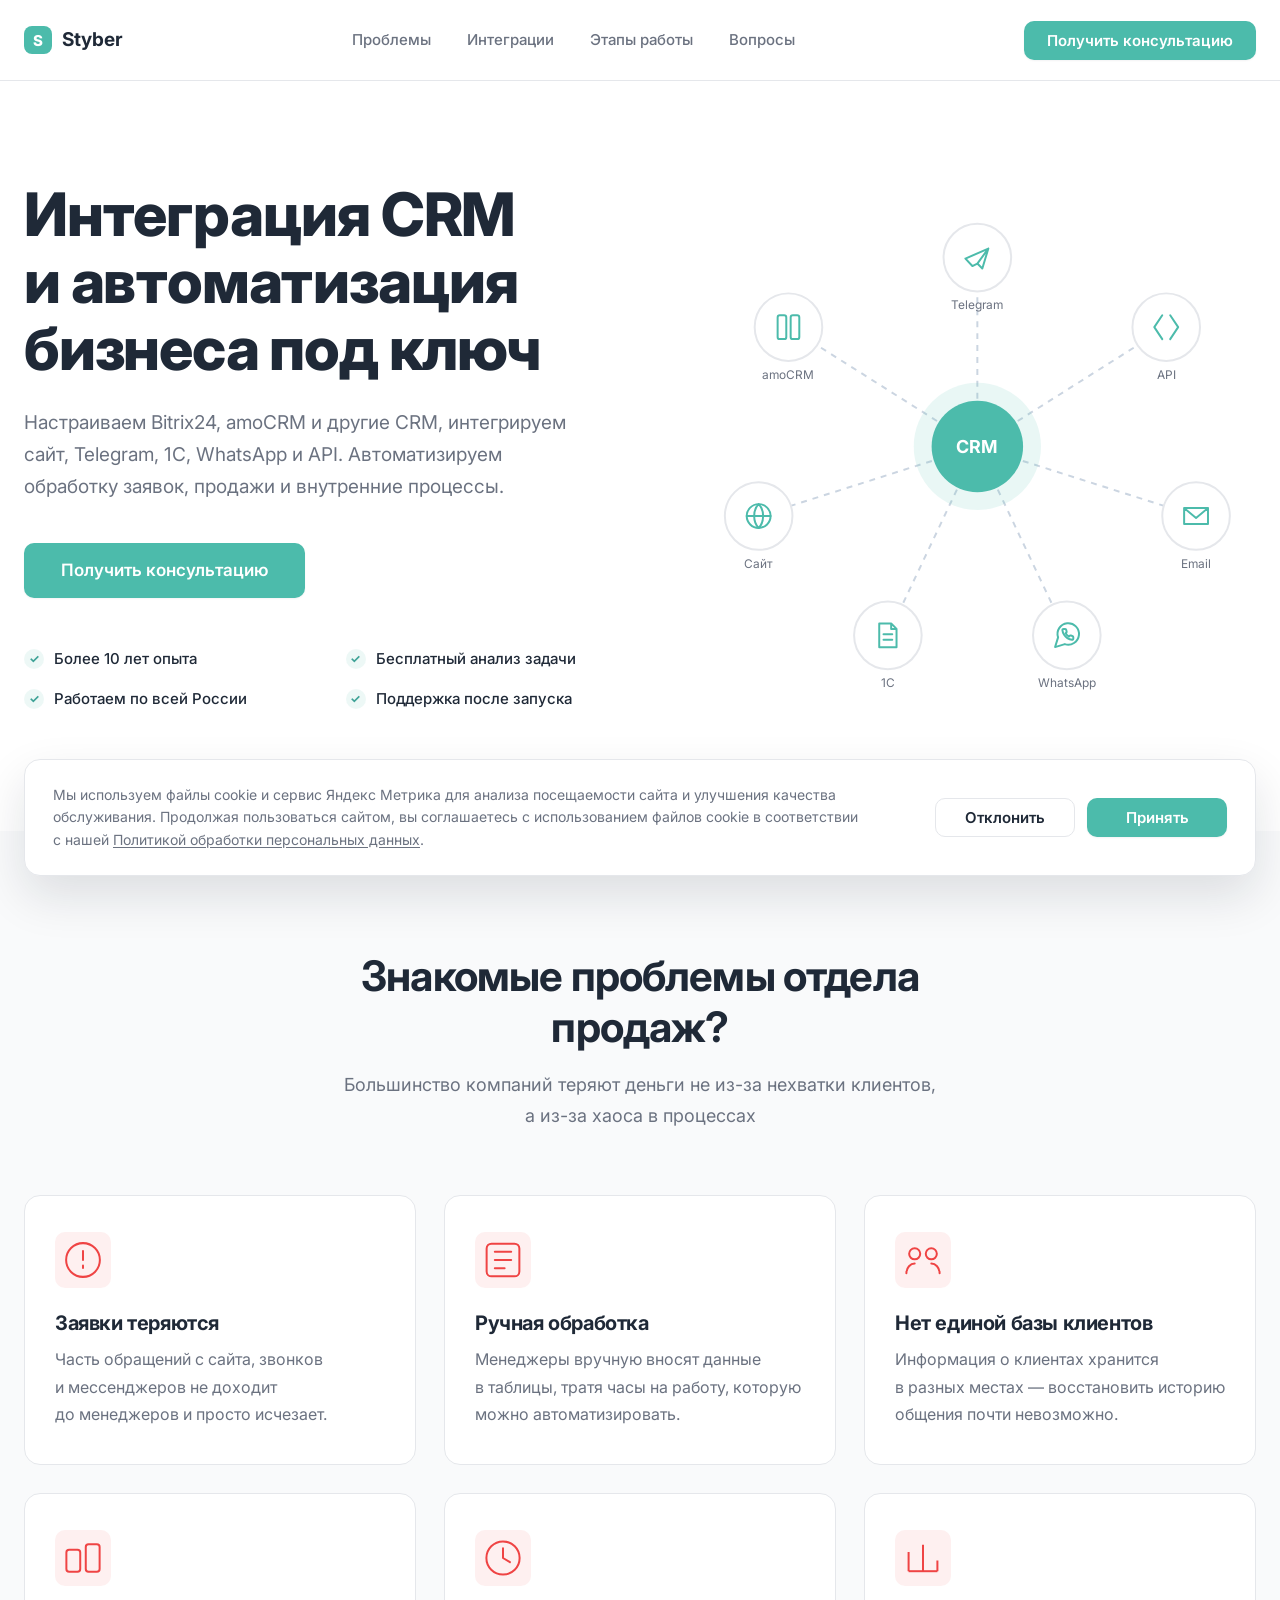
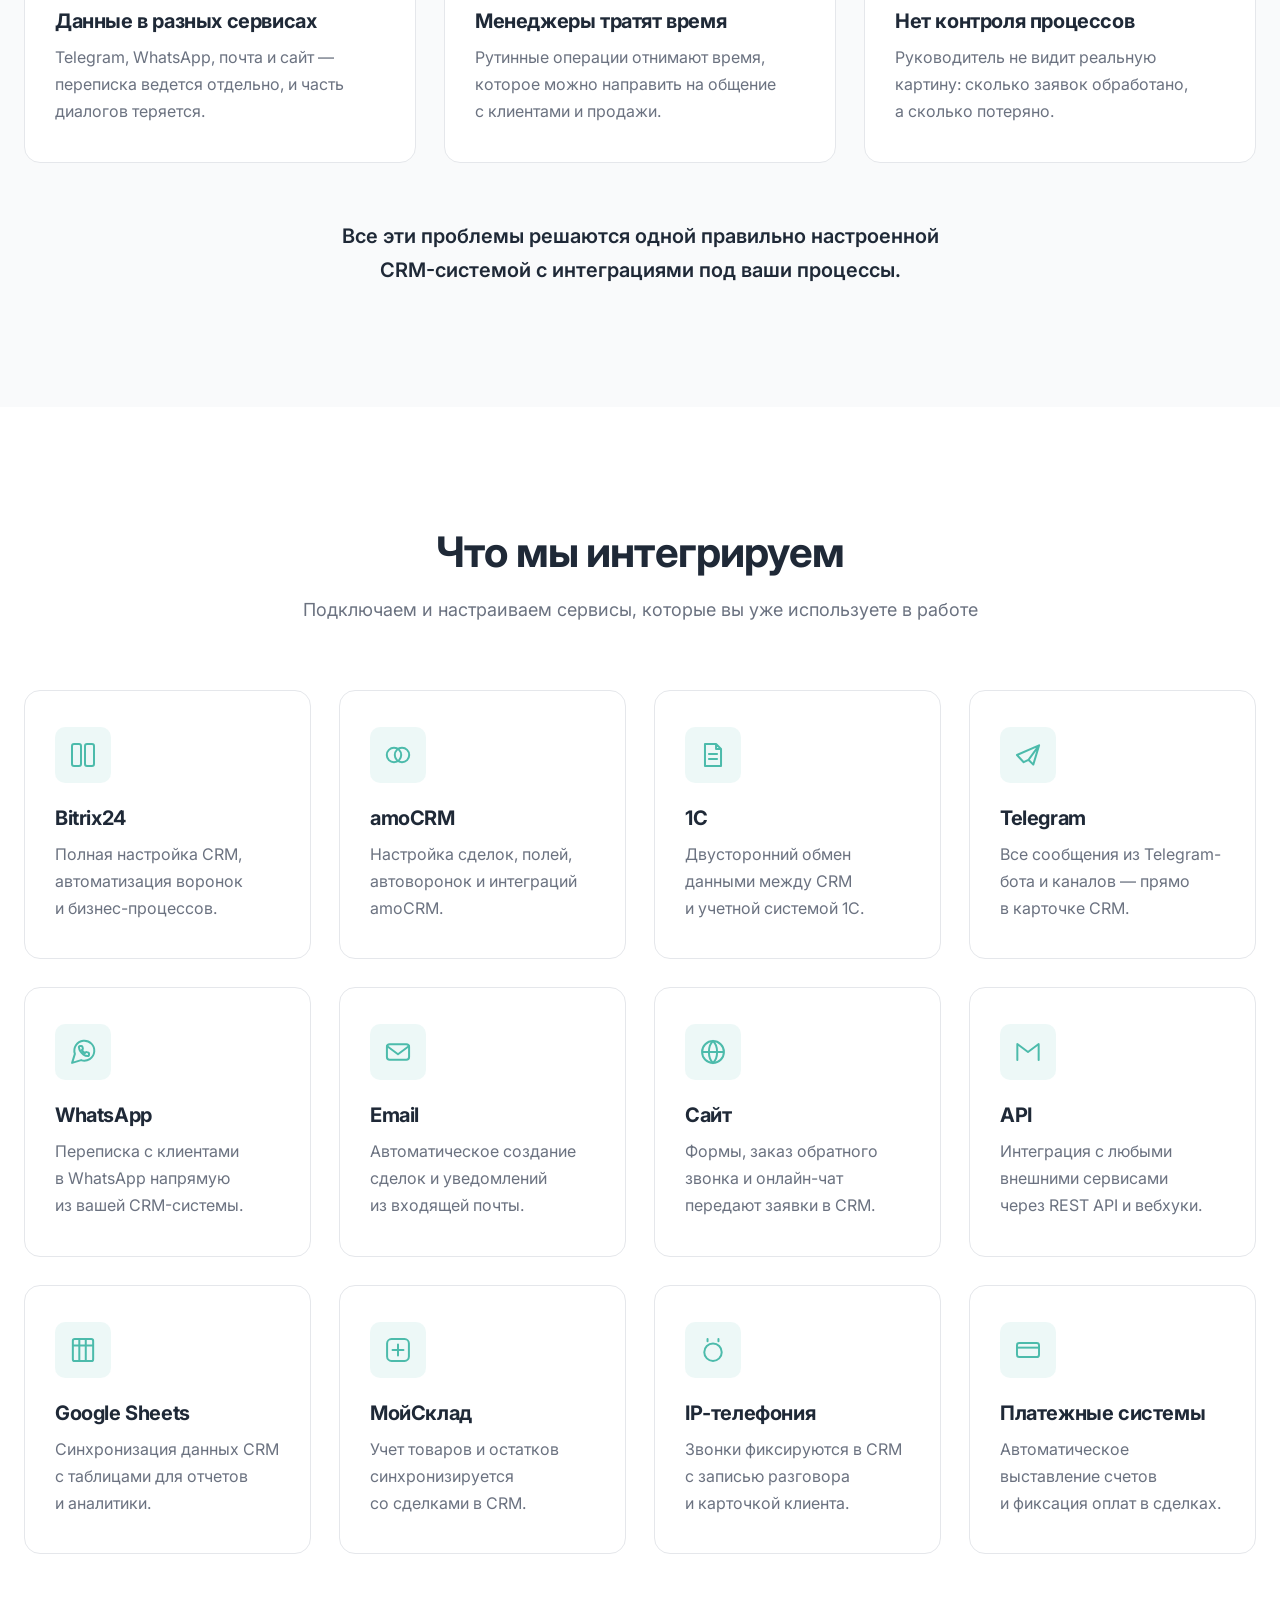
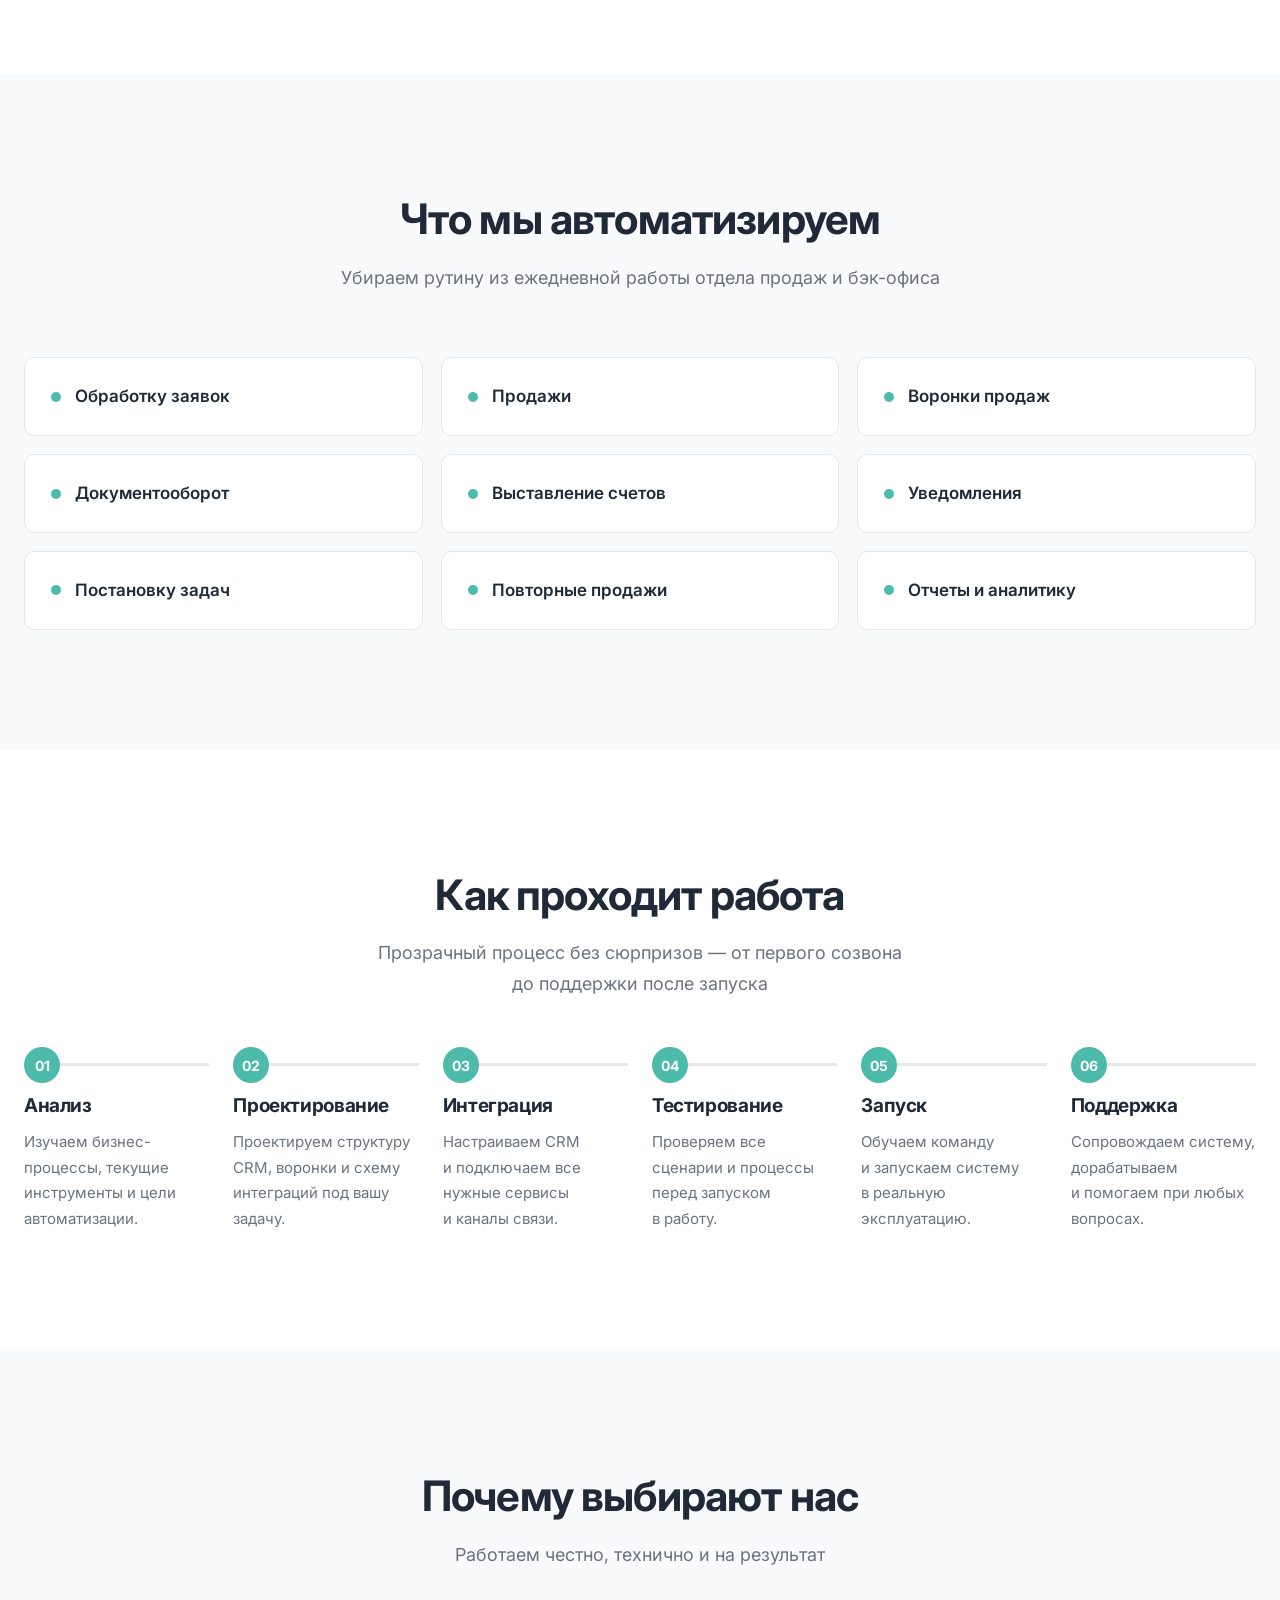
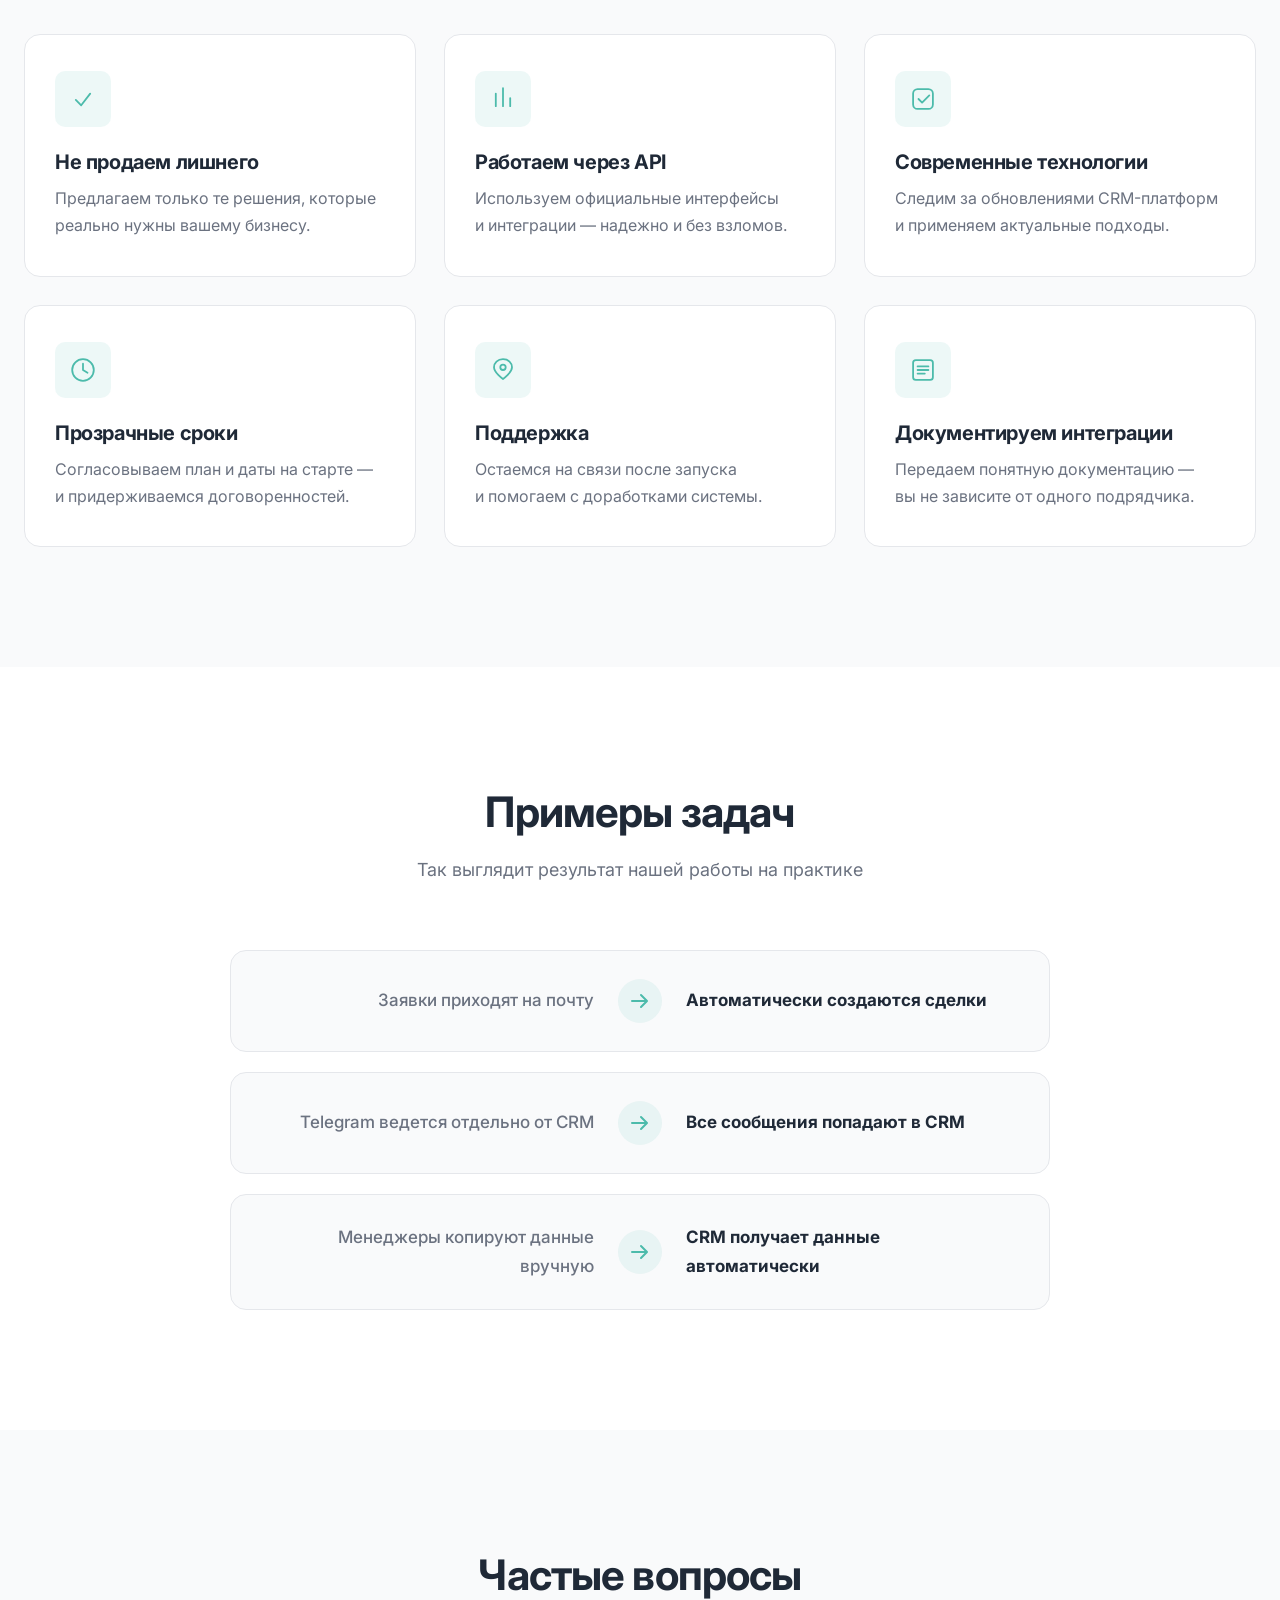
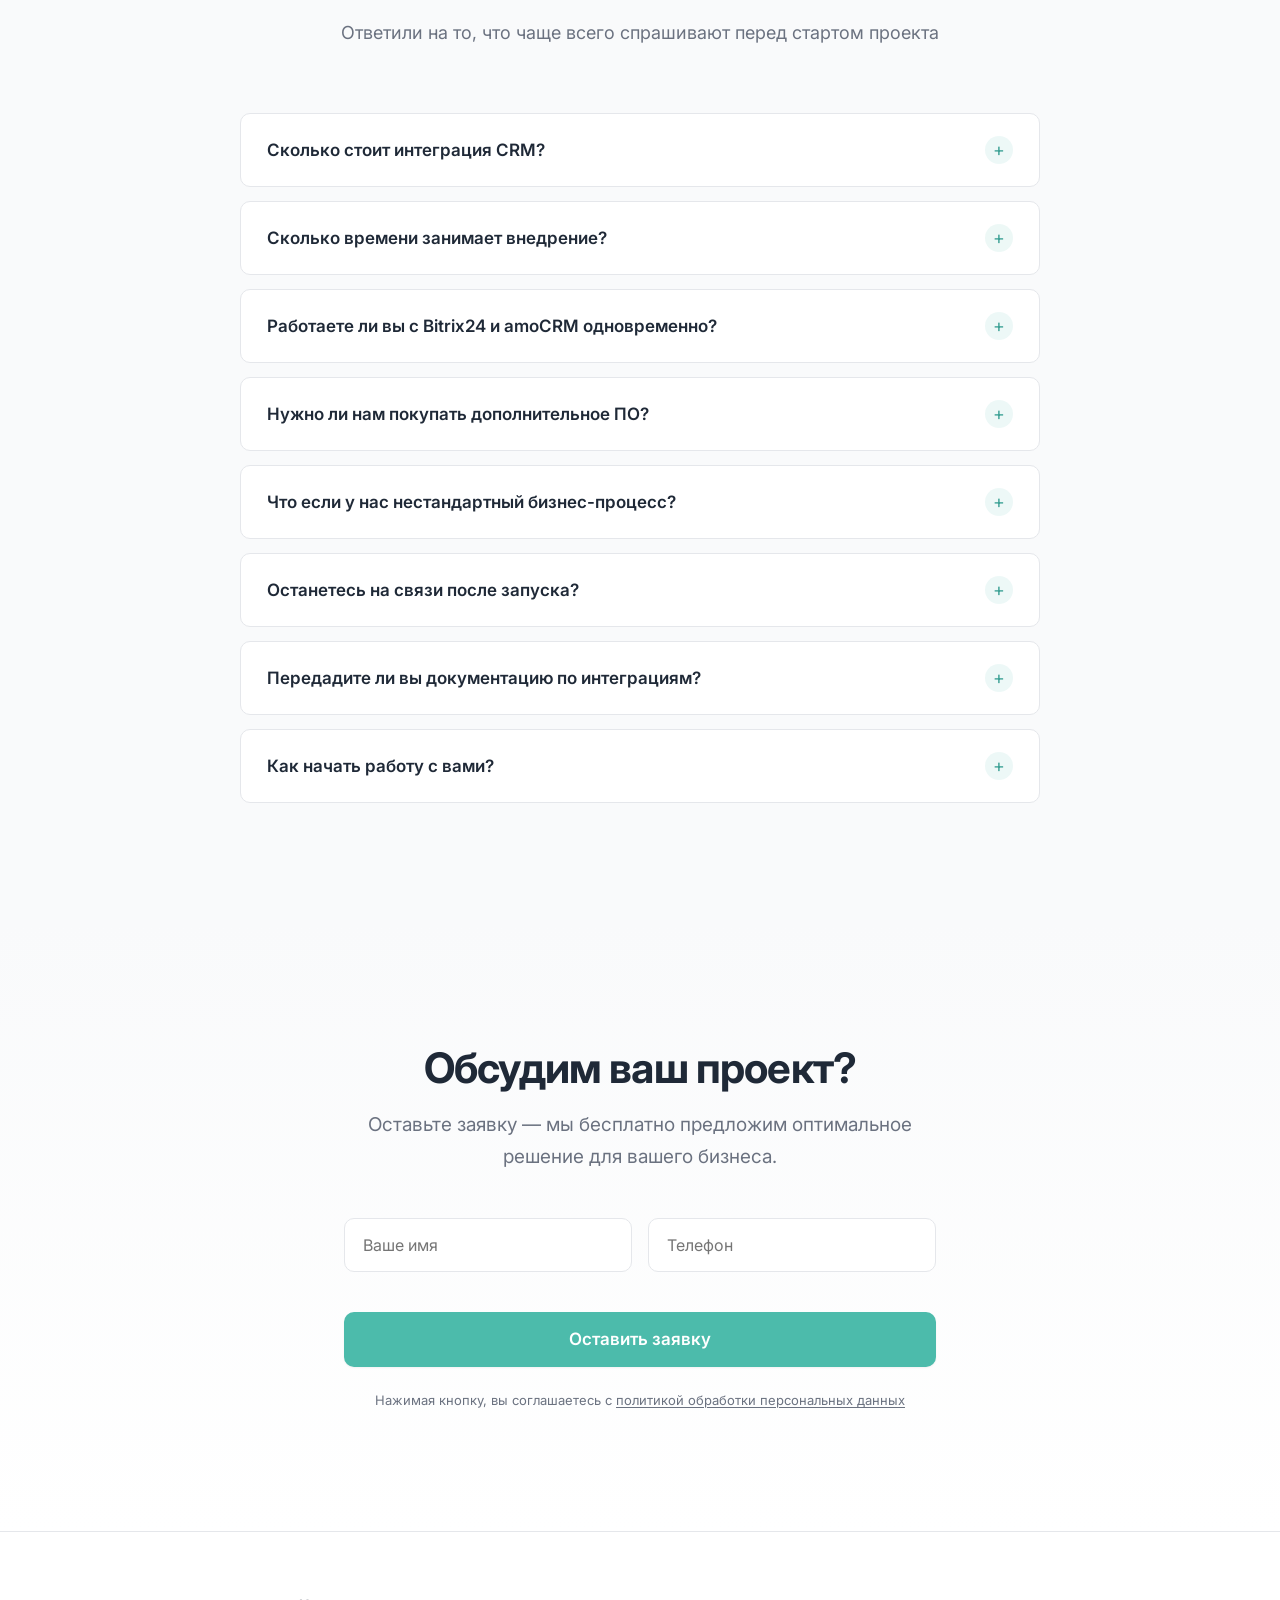
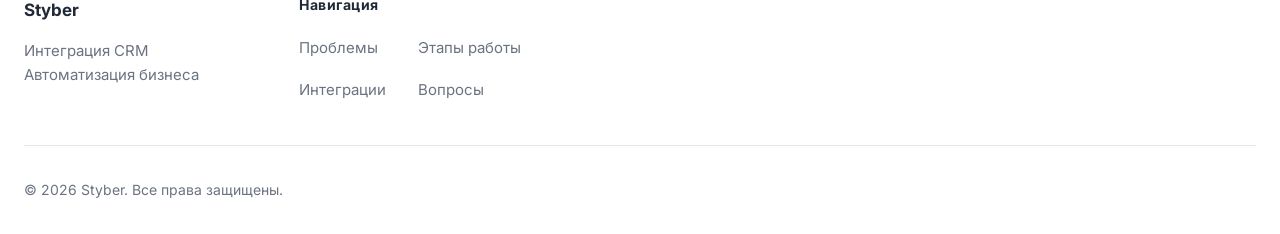
<file: index.html>
<!DOCTYPE html>
<html lang="ru">
<head>
<meta charset="UTF-8">
<meta name="viewport" content="width=device-width, initial-scale=1.0">
<title>Интеграция CRM и&nbsp;автоматизация бизнеса под&nbsp;ключ</title>
<meta name="description" content="Настраиваем Bitrix24, amoCRM и&nbsp;другие CRM, интегрируем сайт, Telegram, 1С, WhatsApp и&nbsp;API. Автоматизируем обработку заявок, продажи и&nbsp;внутренние процессы.">
<link rel="canonical" href="https://styber.ru/">

<!-- Open Graph -->
<meta property="og:type" content="website">
<meta property="og:locale" content="ru_RU">
<meta property="og:url" content="https://styber.ru/">
<meta property="og:site_name" content="Styber">
<meta property="og:title" content="Интеграция CRM и автоматизация бизнеса под ключ — Styber">
<meta property="og:description" content="Настраиваем Bitrix24, amoCRM и другие CRM, интегрируем сайт, Telegram, 1С, WhatsApp и API. Автоматизируем обработку заявок, продажи и внутренние процессы.">
<meta property="og:image" content="https://styber.ru/og-image.png">
<meta property="og:image:width" content="1200">
<meta property="og:image:height" content="630">

<!-- Twitter Card -->
<meta name="twitter:card" content="summary_large_image">
<meta name="twitter:title" content="Интеграция CRM и автоматизация бизнеса под ключ — Styber">
<meta name="twitter:description" content="Настраиваем Bitrix24, amoCRM и другие CRM, интегрируем сайт, Telegram, 1С, WhatsApp и API.">
<meta name="twitter:image" content="https://styber.ru/og-image.png">

<link rel="icon" type="image/svg+xml" href="favicon.svg">
<link rel="apple-touch-icon" sizes="180x180" href="apple-touch-icon.png">
<link rel="icon" type="image/png" sizes="32x32" href="favicon-32x32.png">
<link rel="icon" type="image/png" sizes="16x16" href="favicon-16x16.png">
<link rel="preconnect" href="https://fonts.googleapis.com">
<link rel="preconnect" href="https://fonts.gstatic.com" crossorigin>
<link href="https://fonts.googleapis.com/css2?family=Inter:wght@400;500;600;700;800&display=swap" rel="stylesheet">
<link rel="stylesheet" href="style.css">
<script type="application/ld+json">
{
  "@context": "https://schema.org",
  "@type": "ProfessionalService",
  "name": "Styber",
  "url": "https://styber.ru/",
  "description": "Интеграция CRM-систем (Bitrix24, amoCRM) и автоматизация бизнес-процессов: подключение сайта, Telegram, WhatsApp, 1С, IP-телефонии и других сервисов через API.",
  "areaServed": "RU",
  "founder": {
    "@type": "Person",
    "name": "Хрусталева Елена Юрьевна"
  },
  "email": "privacy@styber.ru",
  "telephone": "+7-910-898-68-73"
}
</script>
</head>
<body>

<!-- ===================== HEADER ===================== -->
<header class="header" id="header">
  <div class="container header__inner">
    <a href="#hero" class="logo">
      <span class="logo__icon">
        <svg width="28" height="28" viewBox="0 0 28 28" fill="none">
          <rect width="28" height="28" rx="8" fill="#4CBBAB"/>
          <text x="14" y="19.5" text-anchor="middle" font-family="Inter, sans-serif" font-weight="800" font-size="15" fill="white">S</text>
        </svg>
      </span>
      Styber
    </a>
    <nav class="nav">
      <a href="#problems">Проблемы</a>
      <a href="#integrations">Интеграции</a>
      <a href="#process">Этапы работы</a>
      <a href="#faq">Вопросы</a>
    </nav>
    <a href="#cta" class="btn btn--primary btn--small header__cta">Получить консультацию</a>
  </div>
</header>

<main>

<!-- ===================== 1. HERO ===================== -->
<section class="hero" id="hero">
  <div class="container hero__inner">
    <div class="hero__content reveal">
      <h1 class="hero__title">Интеграция CRM и&nbsp;автоматизация бизнеса под&nbsp;ключ</h1>
      <p class="hero__subtitle">Настраиваем Bitrix24, amoCRM и&nbsp;другие CRM, интегрируем сайт, Telegram, 1С, WhatsApp и&nbsp;API. Автоматизируем обработку заявок, продажи и&nbsp;внутренние процессы.</p>
      <div class="hero__actions">
        <a href="#cta" class="btn btn--primary btn--large">Получить консультацию</a>
      </div>
      <ul class="hero__benefits">
        <li><span class="check">✓</span> Более 10 лет опыта</li>
        <li><span class="check">✓</span> Бесплатный&nbsp;анализ&nbsp;задачи</li>
        <li><span class="check">✓</span> Работаем&nbsp;по&nbsp;всей&nbsp;России</li>
        <li><span class="check">✓</span> Поддержка&nbsp;после&nbsp;запуска</li>
      </ul>
    </div>

    <div class="hero__visual reveal">
      <svg viewBox="0 0 560 520" fill="none" xmlns="http://www.w3.org/2000/svg" class="hero-svg" aria-hidden="true">
        <!-- connecting lines -->
        <g stroke="#CBD5E1" stroke-width="2" stroke-dasharray="6 6">
          <line x1="280" y1="260" x2="280" y2="70" class="conn-line" />
          <line x1="280" y1="260" x2="470" y2="140" class="conn-line" />
          <line x1="280" y1="260" x2="500" y2="330" class="conn-line" />
          <line x1="280" y1="260" x2="370" y2="450" class="conn-line" />
          <line x1="280" y1="260" x2="190" y2="450" class="conn-line" />
          <line x1="280" y1="260" x2="60" y2="330" class="conn-line" />
          <line x1="280" y1="260" x2="90" y2="140" class="conn-line" />
        </g>

        <!-- moving dots along lines -->
        <g fill="#4CBBAB">
          <circle r="3.5" class="pulse-dot" style="offset-path: path('M280,260 L280,70'); animation-delay: 0s"/>
          <circle r="3.5" class="pulse-dot" style="offset-path: path('M280,260 L470,140'); animation-delay: 0.5s"/>
          <circle r="3.5" class="pulse-dot" style="offset-path: path('M280,260 L500,330'); animation-delay: 1s"/>
          <circle r="3.5" class="pulse-dot" style="offset-path: path('M280,260 L370,450'); animation-delay: 1.5s"/>
          <circle r="3.5" class="pulse-dot" style="offset-path: path('M280,260 L190,450'); animation-delay: 2s"/>
          <circle r="3.5" class="pulse-dot" style="offset-path: path('M280,260 L60,330'); animation-delay: 2.5s"/>
          <circle r="3.5" class="pulse-dot" style="offset-path: path('M280,260 L90,140'); animation-delay: 3s"/>
        </g>

        <!-- center CRM node -->
        <g transform="translate(280,260)">
          <circle r="64" fill="#4CBBAB" fill-opacity="0.12"/>
          <circle r="46" fill="#4CBBAB"/>
          <text x="0" y="7" text-anchor="middle" fill="white" font-size="18" font-weight="700" font-family="Inter, sans-serif">CRM</text>
        </g>

        <!-- Telegram node -->
        <g transform="translate(280,70)">
          <circle r="34" fill="white" stroke="#E5E7EB" stroke-width="2"/>
          <path d="M-12,1 L11,-9 L5,11 L0,6 L-5,8.5 L-12,1 Z M0,6 L11,-9" stroke="#4CBBAB" stroke-width="2" fill="none" stroke-linejoin="round" stroke-linecap="round"/>
          <text x="0" y="52" text-anchor="middle" fill="#6B7280" font-size="12" font-family="Inter, sans-serif">Telegram</text>
        </g>

        <!-- API node -->
        <g transform="translate(470,140)">
          <circle r="34" fill="white" stroke="#E5E7EB" stroke-width="2"/>
          <path d="M-4,-12 L-12,0 L-4,12 M4,-12 L12,0 L4,12" stroke="#4CBBAB" stroke-width="2" fill="none" stroke-linecap="round" stroke-linejoin="round"/>
          <text x="0" y="52" text-anchor="middle" fill="#6B7280" font-size="12" font-family="Inter, sans-serif">API</text>
        </g>

        <!-- Email node -->
        <g transform="translate(500,330)">
          <circle r="34" fill="white" stroke="#E5E7EB" stroke-width="2"/>
          <path d="M-12,-8 L12,-8 L12,8 L-12,8 Z M-12,-8 L0,2 L12,-8" stroke="#4CBBAB" stroke-width="2" fill="none" stroke-linecap="round" stroke-linejoin="round"/>
          <text x="0" y="52" text-anchor="middle" fill="#6B7280" font-size="12" font-family="Inter, sans-serif">Email</text>
        </g>

        <!-- WhatsApp node -->
        <g transform="translate(370,450)">
          <circle r="34" fill="white" stroke="#E5E7EB" stroke-width="2"/>
          <path d="M-11.8,11.8 L-8.8,2 A10.8,10.8 0 1,1 -2,8.8 Z" stroke="#4CBBAB" stroke-width="2" fill="none" stroke-linecap="round" stroke-linejoin="round"/>
          <path d="M6.5,1.71 v1.65 a1.1,1.1 0 0 1 -1.2,1.1 a10.88,10.88 0 0 1 -4.75,-1.69 a10.73,10.73 0 0 1 -3.3,-3.3 a10.88,10.88 0 0 1 -1.69,-4.77 A1.1,1.1 0 0 1 -3.34,-6.5 h1.65 a1.1,1.1 0 0 1 1.1,0.95 a7.06,7.06 0 0 0 0.39,1.55 a1.1,1.1 0 0 1 -0.25,1.16 L-1.15,-2.15 a8.8,8.8 0 0 0 3.3,3.3 l0.7,-0.7 a1.1,1.1 0 0 1 1.16,-0.25 a7.06,7.06 0 0 0 1.55,0.39 A1.1,1.1 0 0 1 6.5,1.71 z" stroke="#4CBBAB" stroke-width="2" fill="none" stroke-linecap="round" stroke-linejoin="round"/>
          <text x="0" y="52" text-anchor="middle" fill="#6B7280" font-size="12" font-family="Inter, sans-serif">WhatsApp</text>
        </g>

        <!-- 1C node -->
        <g transform="translate(190,450)">
          <circle r="34" fill="white" stroke="#E5E7EB" stroke-width="2"/>
          <path d="M-8.7,-12 L3.3,-12 L8.7,-6.5 L8.7,12 L-8.7,12 Z M3.3,-12 L3.3,-6.5 L8.7,-6.5 M-4.4,-1.1 L4.4,-1.1 M-4.4,4.4 L4.4,4.4" stroke="#4CBBAB" stroke-width="2" fill="none" stroke-linecap="round" stroke-linejoin="round"/>
          <text x="0" y="52" text-anchor="middle" fill="#6B7280" font-size="12" font-family="Inter, sans-serif">1С</text>
        </g>

        <!-- Website node -->
        <g transform="translate(60,330)">
          <circle r="34" fill="white" stroke="#E5E7EB" stroke-width="2"/>
          <path d="M-12,0 L12,0 M0,-12 C6,-6 6,6 0,12 C-6,6 -6,-6 0,-12Z" stroke="#4CBBAB" stroke-width="2" fill="none" stroke-linecap="round" stroke-linejoin="round"/>
          <circle cx="0" cy="0" r="12" stroke="#4CBBAB" stroke-width="2" fill="none"/>
          <text x="0" y="52" text-anchor="middle" fill="#6B7280" font-size="12" font-family="Inter, sans-serif">Сайт</text>
        </g>

        <!-- Bitrix/amo node -->
        <g transform="translate(90,140)">
          <circle r="34" fill="white" stroke="#E5E7EB" stroke-width="2"/>
          <rect x="-10.9" y="-12" width="8.7" height="24" rx="2.2" stroke="#4CBBAB" stroke-width="2" fill="none"/>
          <rect x="2.2" y="-12" width="8.7" height="24" rx="2.2" stroke="#4CBBAB" stroke-width="2" fill="none"/>
          <text x="0" y="52" text-anchor="middle" fill="#6B7280" font-size="12" font-family="Inter, sans-serif">amoCRM</text>
        </g>
      </svg>
    </div>
  </div>
</section>

<!-- ===================== 2. ПРОБЛЕМЫ ===================== -->
<section class="section problems" id="problems">
  <div class="container">
    <div class="section__head reveal">
      <h2 class="section__title">Знакомые проблемы отдела продаж?</h2>
      <p class="section__subtitle">Большинство компаний теряют деньги не&nbsp;из-за&nbsp;нехватки клиентов,<br>а&nbsp;из-за&nbsp;хаоса в&nbsp;процессах</p>
    </div>

    <div class="grid grid--3">
      <div class="card card--problem reveal">
        <div class="card__icon card__icon--warn">
          <svg viewBox="4 4 32 32" fill="none"><path d="M20 12v8M20 25v2" stroke="#EF4444" stroke-width="1.78" stroke-linecap="round"/><circle cx="20" cy="20" r="15" stroke="#EF4444" stroke-width="1.78"/></svg>
        </div>
        <h3 class="card__title">Заявки теряются</h3>
        <p class="card__text">Часть обращений с&nbsp;сайта, звонков и&nbsp;мессенджеров не&nbsp;доходит до&nbsp;менеджеров и&nbsp;просто исчезает.</p>
      </div>

      <div class="card card--problem reveal">
        <div class="card__icon card__icon--warn">
          <svg viewBox="9 9 22 22" fill="none"><rect x="10" y="10" width="20" height="20" rx="3" stroke="#EF4444" stroke-width="1.22"/><path d="M15 20h10M15 15h10M15 25h6" stroke="#EF4444" stroke-width="1.22" stroke-linecap="round"/></svg>
        </div>
        <h3 class="card__title">Ручная обработка</h3>
        <p class="card__text">Менеджеры вручную вносят данные в&nbsp;таблицы, тратя часы на&nbsp;работу, которую можно автоматизировать.</p>
      </div>

      <div class="card card--problem reveal">
        <div class="card__icon card__icon--warn">
          <svg viewBox="7 10 26 21" fill="none"><circle cx="14" cy="16" r="4" stroke="#EF4444" stroke-width="1.44"/><circle cx="26" cy="16" r="4" stroke="#EF4444" stroke-width="1.44"/><path d="M8 30c0-4 3-7 6-7M32 30c0-4-3-7-6-7" stroke="#EF4444" stroke-width="1.44" stroke-linecap="round"/></svg>
        </div>
        <h3 class="card__title">Нет единой базы клиентов</h3>
        <p class="card__text">Информация о&nbsp;клиентах хранится в&nbsp;разных местах&nbsp;— восстановить историю общения почти невозможно.</p>
      </div>

      <div class="card card--problem reveal">
        <div class="card__icon card__icon--warn">
          <svg viewBox="7 7 26 22" fill="none"><rect x="8" y="12" width="10" height="16" rx="2" stroke="#EF4444" stroke-width="1.44"/><rect x="22" y="8" width="10" height="20" rx="2" stroke="#EF4444" stroke-width="1.44"/></svg>
        </div>
        <h3 class="card__title">Данные в&nbsp;разных сервисах</h3>
        <p class="card__text">Telegram, WhatsApp, почта и&nbsp;сайт&nbsp;— переписка ведется отдельно, и&nbsp;часть диалогов теряется.</p>
      </div>

      <div class="card card--problem reveal">
        <div class="card__icon card__icon--warn">
          <svg viewBox="7 7 26 26" fill="none"><circle cx="20" cy="20" r="12" stroke="#EF4444" stroke-width="1.44"/><path d="M20 13v7l5 3" stroke="#EF4444" stroke-width="1.44" stroke-linecap="round" stroke-linejoin="round"/></svg>
        </div>
        <h3 class="card__title">Менеджеры тратят время</h3>
        <p class="card__text">Рутинные операции отнимают время, которое можно направить на&nbsp;общение с&nbsp;клиентами и&nbsp;продажи.</p>
      </div>

      <div class="card card--problem reveal">
        <div class="card__icon card__icon--warn">
          <svg viewBox="5 7 30 24" fill="none"><path d="M8 30V14M20 30V8M32 30v-9" stroke="#EF4444" stroke-width="1.67" stroke-linecap="butt"/><path d="M8 30h24" stroke="#EF4444" stroke-width="1.67" stroke-linecap="butt"/></svg>
        </div>
        <h3 class="card__title">Нет контроля процессов</h3>
        <p class="card__text">Руководитель не&nbsp;видит реальную картину: сколько заявок обработано, а&nbsp;сколько потеряно.</p>
      </div>
    </div>

    <p class="section__conclusion reveal">Все эти проблемы решаются одной правильно настроенной<br>CRM-системой с&nbsp;интеграциями под&nbsp;ваши процессы.</p>
  </div>
</section>

<!-- ===================== 3. ЧТО ИНТЕГРИРУЕМ ===================== -->
<section class="section integrations" id="integrations">
  <div class="container">
    <div class="section__head reveal">
      <h2 class="section__title">Что&nbsp;мы интегрируем</h2>
      <p class="section__subtitle">Подключаем и&nbsp;настраиваем сервисы, которые вы уже используете в&nbsp;работе</p>
    </div>

    <div class="grid grid--4">
      <div class="card card--integration reveal">
        <div class="card__icon"><svg viewBox="8 8 24 24" fill="none"><rect x="9" y="9" width="9" height="22" rx="2" stroke="#4CBBAB" stroke-width="2"/><rect x="22" y="9" width="9" height="22" rx="2" stroke="#4CBBAB" stroke-width="2"/></svg></div>
        <h3 class="card__title">Bitrix24</h3>
        <p class="card__text">Полная настройка CRM, автоматизация воронок и&nbsp;бизнес-процессов.</p>
      </div>
      <div class="card card--integration reveal">
        <div class="card__icon"><svg viewBox="6 10 30 20" fill="none"><circle cx="16" cy="20" r="9" stroke="#4CBBAB" stroke-width="2.5"/><circle cx="26" cy="20" r="9" stroke="#4CBBAB" stroke-width="2.5"/></svg></div>
        <h3 class="card__title">amoCRM</h3>
        <p class="card__text">Настройка сделок, полей, автоворонок и&nbsp;интеграций amoCRM.</p>
      </div>
      <div class="card card--integration reveal">
        <div class="card__icon"><svg viewBox="-10 -13 20 26" fill="none"><path d="M-8.7,-12 L3.3,-12 L8.7,-6.5 L8.7,12 L-8.7,12 Z M3.3,-12 L3.3,-6.5 L8.7,-6.5 M-4.4,-1.1 L4.4,-1.1 M-4.4,4.4 L4.4,4.4" stroke="#4CBBAB" stroke-width="2.17" fill="none" stroke-linecap="round" stroke-linejoin="round"/></svg></div>
        <h3 class="card__title">1С</h3>
        <p class="card__text">Двусторонний обмен данными между&nbsp;CRM и&nbsp;учетной системой 1С.</p>
      </div>
      <div class="card card--integration reveal">
        <div class="card__icon"><svg viewBox="-13 -10 25 22" fill="none"><path d="M-12,1 L11,-9 L5,11 L0,6 L-5,8.5 L-12,1 Z M0,6 L11,-9" stroke="#4CBBAB" stroke-width="2.08" fill="none" stroke-linejoin="round" stroke-linecap="round"/></svg></div>
        <h3 class="card__title">Telegram</h3>
        <p class="card__text">Все&nbsp;сообщения&nbsp;из&nbsp;Telegram-бота и&nbsp;каналов&nbsp;— прямо в&nbsp;карточке CRM.</p>
      </div>
      <div class="card card--integration reveal">
        <div class="card__icon"><svg viewBox="-13 -13 26 26" fill="none"><path d="M-11.8,11.8 L-8.8,2 A10.8,10.8 0 1,1 -2,8.8 Z" stroke="#4CBBAB" stroke-width="2.17" fill="none" stroke-linecap="round" stroke-linejoin="round"/><path d="M6.5,1.71 v1.65 a1.1,1.1 0 0 1 -1.2,1.1 a10.88,10.88 0 0 1 -4.75,-1.69 a10.73,10.73 0 0 1 -3.3,-3.3 a10.88,10.88 0 0 1 -1.69,-4.77 A1.1,1.1 0 0 1 -3.34,-6.5 h1.65 a1.1,1.1 0 0 1 1.1,0.95 a7.06,7.06 0 0 0 0.39,1.55 a1.1,1.1 0 0 1 -0.25,1.16 L-1.15,-2.15 a8.8,8.8 0 0 0 3.3,3.3 l0.7,-0.7 a1.1,1.1 0 0 1 1.16,-0.25 a7.06,7.06 0 0 0 1.55,0.39 A1.1,1.1 0 0 1 6.5,1.71 z" stroke="#4CBBAB" stroke-width="2.17" fill="none" stroke-linecap="round" stroke-linejoin="round"/></svg></div>
        <h3 class="card__title">WhatsApp</h3>
        <p class="card__text">Переписка с&nbsp;клиентами в&nbsp;WhatsApp напрямую из&nbsp;вашей CRM-системы.</p>
      </div>
      <div class="card card--integration reveal">
        <div class="card__icon"><svg viewBox="7 11 26 19" fill="none"><rect x="8" y="12" width="24" height="17" rx="3" stroke="#4CBBAB" stroke-width="2.17"/><path d="M8 14 L20 23 L32 14" stroke="#4CBBAB" stroke-width="2.17" fill="none" stroke-linecap="round" stroke-linejoin="round"/></svg></div>
        <h3 class="card__title">Email</h3>
        <p class="card__text">Автоматическое создание сделок и&nbsp;уведомлений из&nbsp;входящей почты.</p>
      </div>
      <div class="card card--integration reveal">
        <div class="card__icon"><svg viewBox="9 9 22 22" fill="none"><circle cx="20" cy="20" r="10" stroke="#4CBBAB" stroke-width="1.83"/><path d="M10 20h20M20 10c5 4.5 5 15.5 0 20c-5-4.5-5-15.5 0-20Z" stroke="#4CBBAB" stroke-width="1.83" fill="none"/></svg></div>
        <h3 class="card__title">Сайт</h3>
        <p class="card__text">Формы, заказ обратного звонка и&nbsp;онлайн-чат передают заявки в&nbsp;CRM.</p>
      </div>
      <div class="card card--integration reveal">
        <div class="card__icon"><svg viewBox="11 13 18 14" fill="none"><path d="M12 26 L12 14 L20 20 L28 14 L28 26" stroke="#4CBBAB" stroke-width="1.5" fill="none" stroke-linecap="round" stroke-linejoin="round"/></svg></div>
        <h3 class="card__title">API</h3>
        <p class="card__text">Интеграция с&nbsp;любыми внешними сервисами через&nbsp;REST API и&nbsp;вебхуки.</p>
      </div>
      <div class="card card--integration reveal">
        <div class="card__icon"><svg viewBox="8 7 24 26" fill="none"><rect x="9" y="8" width="22" height="24" rx="2" stroke="#4CBBAB" stroke-width="2.17"/><path d="M9 15h22M16 8v24M23 8v24" stroke="#4CBBAB" stroke-width="2.17"/></svg></div>
        <h3 class="card__title">Google Sheets</h3>
        <p class="card__text">Синхронизация данных CRM с&nbsp;таблицами для&nbsp;отчетов и&nbsp;аналитики.</p>
      </div>
      <div class="card card--integration reveal">
        <div class="card__icon"><svg viewBox="9 9 22 22" fill="none"><rect x="10" y="10" width="20" height="20" rx="4" stroke="#4CBBAB" stroke-width="1.83"/><path d="M15 20h10M20 15v10" stroke="#4CBBAB" stroke-width="1.83" stroke-linecap="round"/></svg></div>
        <h3 class="card__title">МойСклад</h3>
        <p class="card__text">Учет товаров и&nbsp;остатков синхронизируется со&nbsp;сделками в&nbsp;CRM.</p>
      </div>
      <div class="card card--integration reveal">
        <div class="card__icon"><svg viewBox="11 9 18 22" fill="none"><rect x="12" y="14" width="16" height="16" rx="8" stroke="#4CBBAB" stroke-width="1.83"/><path d="M15 12v-2M25 12v-2" stroke="#4CBBAB" stroke-width="1.83" stroke-linecap="round"/></svg></div>
        <h3 class="card__title">IP-телефония</h3>
        <p class="card__text">Звонки фиксируются в&nbsp;CRM с&nbsp;записью разговора и&nbsp;карточкой клиента.</p>
      </div>
      <div class="card card--integration reveal">
        <div class="card__icon"><svg viewBox="4.75 8.75 30.5 20.5" fill="none"><rect x="6" y="10" width="28" height="18" rx="3" stroke="#4CBBAB" stroke-width="2.5"/><path d="M6 16h28" stroke="#4CBBAB" stroke-width="2.5"/></svg></div>
        <h3 class="card__title">Платежные системы</h3>
        <p class="card__text">Автоматическое выставление счетов и&nbsp;фиксация оплат в&nbsp;сделках.</p>
      </div>
    </div>
  </div>
</section>

<!-- ===================== 4. ЧТО АВТОМАТИЗИРУЕМ ===================== -->
<section class="section automation" id="services">
  <div class="container">
    <div class="section__head reveal">
      <h2 class="section__title">Что&nbsp;мы автоматизируем</h2>
      <p class="section__subtitle">Убираем рутину из&nbsp;ежедневной работы отдела продаж и&nbsp;бэк-офиса</p>
    </div>

    <div class="grid grid--3 grid--compact">
      <div class="mini-card reveal"><span class="mini-card__dot"></span>Обработку заявок</div>
      <div class="mini-card reveal"><span class="mini-card__dot"></span>Продажи</div>
      <div class="mini-card reveal"><span class="mini-card__dot"></span>Воронки продаж</div>
      <div class="mini-card reveal"><span class="mini-card__dot"></span>Документооборот</div>
      <div class="mini-card reveal"><span class="mini-card__dot"></span>Выставление счетов</div>
      <div class="mini-card reveal"><span class="mini-card__dot"></span>Уведомления</div>
      <div class="mini-card reveal"><span class="mini-card__dot"></span>Постановку задач</div>
      <div class="mini-card reveal"><span class="mini-card__dot"></span>Повторные продажи</div>
      <div class="mini-card reveal"><span class="mini-card__dot"></span>Отчеты и&nbsp;аналитику</div>
    </div>
  </div>
</section>

<!-- ===================== 5. ЭТАПЫ РАБОТЫ ===================== -->
<section class="section process" id="process">
  <div class="container">
    <div class="section__head reveal">
      <h2 class="section__title">Как&nbsp;проходит работа</h2>
      <p class="section__subtitle">Прозрачный процесс без&nbsp;сюрпризов&nbsp;— от&nbsp;первого созвона<br>до&nbsp;поддержки после&nbsp;запуска</p>
    </div>

    <div class="timeline">
      <div class="timeline__item reveal">
        <div class="timeline__marker">01</div>
        <h3 class="timeline__title">Анализ</h3>
        <p class="timeline__text">Изучаем бизнес-процессы, текущие инструменты и&nbsp;цели автоматизации.</p>
      </div>
      <div class="timeline__item reveal">
        <div class="timeline__marker">02</div>
        <h3 class="timeline__title">Проектирование</h3>
        <p class="timeline__text">Проектируем структуру CRM, воронки и&nbsp;схему интеграций под&nbsp;вашу задачу.</p>
      </div>
      <div class="timeline__item reveal">
        <div class="timeline__marker">03</div>
        <h3 class="timeline__title">Интеграция</h3>
        <p class="timeline__text">Настраиваем CRM и&nbsp;подключаем все нужные сервисы и&nbsp;каналы связи.</p>
      </div>
      <div class="timeline__item reveal">
        <div class="timeline__marker">04</div>
        <h3 class="timeline__title">Тестирование</h3>
        <p class="timeline__text">Проверяем все сценарии и&nbsp;процессы перед&nbsp;запуском в&nbsp;работу.</p>
      </div>
      <div class="timeline__item reveal">
        <div class="timeline__marker">05</div>
        <h3 class="timeline__title">Запуск</h3>
        <p class="timeline__text">Обучаем команду и&nbsp;запускаем систему в&nbsp;реальную эксплуатацию.</p>
      </div>
      <div class="timeline__item reveal">
        <div class="timeline__marker">06</div>
        <h3 class="timeline__title">Поддержка</h3>
        <p class="timeline__text">Сопровождаем систему, дорабатываем и&nbsp;помогаем при&nbsp;любых вопросах.</p>
      </div>
    </div>
  </div>
</section>

<!-- ===================== 6. ПОЧЕМУ МЫ ===================== -->
<section class="section why-us">
  <div class="container">
    <div class="section__head reveal">
      <h2 class="section__title">Почему выбирают нас</h2>
      <p class="section__subtitle">Работаем честно, технично и&nbsp;на&nbsp;результат</p>
    </div>

    <div class="grid grid--3">
      <div class="card card--why reveal">
        <div class="card__icon"><svg viewBox="0 0 40 40" fill="none"><path d="M12 21l6 6 10-13" stroke="#4CBBAB" stroke-width="2" stroke-linecap="round" stroke-linejoin="round"/></svg></div>
        <h3 class="card__title">Не&nbsp;продаем лишнего</h3>
        <p class="card__text">Предлагаем только те решения, которые реально нужны вашему бизнесу.</p>
      </div>
      <div class="card card--why reveal">
        <div class="card__icon"><svg viewBox="0 0 40 40" fill="none"><path d="M12 28V14M20 28V8M28 28v-9" stroke="#4CBBAB" stroke-width="2" stroke-linecap="round"/></svg></div>
        <h3 class="card__title">Работаем через&nbsp;API</h3>
        <p class="card__text">Используем официальные интерфейсы и&nbsp;интеграции&nbsp;— надежно и&nbsp;без&nbsp;взломов.</p>
      </div>
      <div class="card card--why reveal">
        <div class="card__icon"><svg viewBox="0 0 40 40" fill="none"><rect x="9" y="9" width="22" height="22" rx="5" stroke="#4CBBAB" stroke-width="2"/><path d="M15 20l4 4 8-8" stroke="#4CBBAB" stroke-width="2" fill="none" stroke-linecap="round" stroke-linejoin="round"/></svg></div>
        <h3 class="card__title">Современные технологии</h3>
        <p class="card__text">Следим за&nbsp;обновлениями CRM-платформ и&nbsp;применяем актуальные подходы.</p>
      </div>
      <div class="card card--why reveal">
        <div class="card__icon"><svg viewBox="0 0 40 40" fill="none"><circle cx="20" cy="20" r="12" stroke="#4CBBAB" stroke-width="2"/><path d="M20 13v7l5 3" stroke="#4CBBAB" stroke-width="2" stroke-linecap="round" stroke-linejoin="round"/></svg></div>
        <h3 class="card__title">Прозрачные сроки</h3>
        <p class="card__text">Согласовываем план и&nbsp;даты на&nbsp;старте&nbsp;— и&nbsp;придерживаемся договоренностей.</p>
      </div>
      <div class="card card--why reveal">
        <div class="card__icon"><svg viewBox="0 0 40 40" fill="none"><path d="M20 8c6 0 10 4 10 9c0 6-10 13-10 13s-10-7-10-13c0-5 4-9 10-9Z" stroke="#4CBBAB" stroke-width="2" fill="none"/><circle cx="20" cy="17" r="3" stroke="#4CBBAB" stroke-width="2"/></svg></div>
        <h3 class="card__title">Поддержка</h3>
        <p class="card__text">Остаемся на&nbsp;связи после&nbsp;запуска и&nbsp;помогаем с&nbsp;доработками системы.</p>
      </div>
      <div class="card card--why reveal">
        <div class="card__icon"><svg viewBox="0 0 40 40" fill="none"><rect x="9" y="9" width="22" height="22" rx="3" stroke="#4CBBAB" stroke-width="2"/><path d="M14 16h12M14 20h12M14 24h8" stroke="#4CBBAB" stroke-width="2" stroke-linecap="round"/></svg></div>
        <h3 class="card__title">Документируем интеграции</h3>
        <p class="card__text">Передаем понятную документацию&nbsp;—<br>вы не&nbsp;зависите от&nbsp;одного подрядчика.</p>
      </div>
    </div>
  </div>
</section>

<!-- ===================== 7. ПРИМЕРЫ ЗАДАЧ ===================== -->
<section class="section examples" id="examples">
  <div class="container">
    <div class="section__head reveal">
      <h2 class="section__title">Примеры задач</h2>
      <p class="section__subtitle">Так выглядит результат нашей работы на&nbsp;практике</p>
    </div>

    <div class="examples__list">
      <div class="example reveal">
        <div class="example__problem">Заявки приходят на&nbsp;почту</div>
        <div class="example__arrow">
          <svg width="24" height="24" viewBox="0 0 24 24" fill="none"><path d="M12 4v14M6 13l6 6 6-6" stroke="#4CBBAB" stroke-width="2" stroke-linecap="round" stroke-linejoin="round"/></svg>
        </div>
        <div class="example__solution">Автоматически создаются сделки</div>
      </div>
      <div class="example reveal">
        <div class="example__problem">Telegram ведется отдельно от&nbsp;CRM</div>
        <div class="example__arrow">
          <svg width="24" height="24" viewBox="0 0 24 24" fill="none"><path d="M12 4v14M6 13l6 6 6-6" stroke="#4CBBAB" stroke-width="2" stroke-linecap="round" stroke-linejoin="round"/></svg>
        </div>
        <div class="example__solution">Все сообщения попадают в&nbsp;CRM</div>
      </div>
      <div class="example reveal">
        <div class="example__problem">Менеджеры копируют данные вручную</div>
        <div class="example__arrow">
          <svg width="24" height="24" viewBox="0 0 24 24" fill="none"><path d="M12 4v14M6 13l6 6 6-6" stroke="#4CBBAB" stroke-width="2" stroke-linecap="round" stroke-linejoin="round"/></svg>
        </div>
        <div class="example__solution">CRM получает данные автоматически</div>
      </div>
    </div>
  </div>
</section>

<!-- ===================== 8. FAQ ===================== -->
<section class="section faq" id="faq">
  <div class="container">
    <div class="section__head reveal">
      <h2 class="section__title">Частые вопросы</h2>
      <p class="section__subtitle">Ответили на&nbsp;то, что&nbsp;чаще всего спрашивают перед&nbsp;стартом проекта</p>
    </div>

    <div class="accordion reveal">
      <div class="accordion__item">
        <button class="accordion__header">
          <span>Сколько стоит интеграция CRM?</span>
          <span class="accordion__icon">+</span>
        </button>
        <div class="accordion__body">
          <p>Стоимость зависит от&nbsp;количества интеграций и&nbsp;сложности процессов. После&nbsp;бесплатного анализа задачи мы предложим точную смету без&nbsp;скрытых платежей.</p>
        </div>
      </div>
      <div class="accordion__item">
        <button class="accordion__header">
          <span>Сколько времени занимает внедрение?</span>
          <span class="accordion__icon">+</span>
        </button>
        <div class="accordion__body">
          <p>Простые интеграции занимают от&nbsp;5 дней, комплексные проекты с&nbsp;несколькими сервисами&nbsp;— от&nbsp;3 до&nbsp;6 недель. Точные сроки согласуем на&nbsp;этапе проектирования.</p>
        </div>
      </div>
      <div class="accordion__item">
        <button class="accordion__header">
          <span>Работаете&nbsp;ли вы с&nbsp;Bitrix24 и&nbsp;amoCRM одновременно?</span>
          <span class="accordion__icon">+</span>
        </button>
        <div class="accordion__body">
          <p>Да, у&nbsp;нас есть опыт работы с&nbsp;обеими платформами, а&nbsp;также с&nbsp;миграцией данных между&nbsp;ними, если&nbsp;потребуется переход с&nbsp;одной CRM на&nbsp;другую.</p>
        </div>
      </div>
      <div class="accordion__item">
        <button class="accordion__header">
          <span>Нужно&nbsp;ли нам покупать дополнительное ПО?</span>
          <span class="accordion__icon">+</span>
        </button>
        <div class="accordion__body">
          <p>В&nbsp;большинстве случаев достаточно тарифа CRM и&nbsp;сервисов, которые вы уже используете. Дополнительные инструменты предлагаем только если&nbsp;это&nbsp;оправдано задачей.</p>
        </div>
      </div>
      <div class="accordion__item">
        <button class="accordion__header">
          <span>Что&nbsp;если&nbsp;у&nbsp;нас нестандартный бизнес-процесс?</span>
          <span class="accordion__icon">+</span>
        </button>
        <div class="accordion__body">
          <p>Мы работаем через&nbsp;открытые API, поэтому можем настроить логику практически под&nbsp;любой процесс&nbsp;— от&nbsp;розницы до&nbsp;сложных B2B-продаж.</p>
        </div>
      </div>
      <div class="accordion__item">
        <button class="accordion__header">
          <span>Останетесь на&nbsp;связи после&nbsp;запуска?</span>
          <span class="accordion__icon">+</span>
        </button>
        <div class="accordion__body">
          <p>Да, после&nbsp;запуска мы предоставляем поддержку и&nbsp;готовы дорабатывать систему по&nbsp;мере роста и&nbsp;изменения ваших процессов.</p>
        </div>
      </div>
      <div class="accordion__item">
        <button class="accordion__header">
          <span>Передадите&nbsp;ли вы документацию по&nbsp;интеграциям?</span>
          <span class="accordion__icon">+</span>
        </button>
        <div class="accordion__body">
          <p>Да, по&nbsp;завершении проекта вы получаете полную документацию по&nbsp;всем настройкам и&nbsp;интеграциям&nbsp;— вы не&nbsp;зависите от&nbsp;одного подрядчика.</p>
        </div>
      </div>
      <div class="accordion__item">
        <button class="accordion__header">
          <span>Как&nbsp;начать работу с&nbsp;вами?</span>
          <span class="accordion__icon">+</span>
        </button>
        <div class="accordion__body">
          <p>Оставьте заявку через&nbsp;форму на&nbsp;сайте&nbsp;— мы свяжемся с&nbsp;вами, проведем бесплатный анализ задачи и&nbsp;предложим оптимальное решение.</p>
        </div>
      </div>
    </div>
  </div>
</section>

<!-- ===================== 9. CTA ===================== -->
<section class="cta" id="cta">
  <div class="container cta__inner">
    <h2 class="cta__title reveal">Обсудим ваш проект?</h2>
    <p class="cta__subtitle reveal">Оставьте заявку&nbsp;— мы бесплатно предложим оптимальное решение для&nbsp;вашего бизнеса.</p>

    <form class="form reveal" id="leadForm" novalidate>
      <div class="form__row">
        <div class="form__group">
          <input type="text" id="name" name="name" placeholder="Ваше имя" required>
          <span class="form__error" id="nameError"></span>
        </div>
        <div class="form__group">
          <input type="tel" id="phone" name="phone" placeholder="Телефон" required>
          <span class="form__error" id="phoneError"></span>
        </div>
      </div>
      <button type="submit" class="btn btn--primary btn--large btn--full">Оставить заявку</button>
      <p class="form__note">Нажимая кнопку, вы соглашаетесь с&nbsp;<a href="privacy-policy.html" class="form__note-link">политикой обработки персональных данных</a></p>
    </form>

    <div class="form__success" id="formSuccess">
      <svg width="56" height="56" viewBox="0 0 56 56" fill="none"><circle cx="28" cy="28" r="27" stroke="#4CBBAB" stroke-width="2"/><path d="M17 29l7 7 15-15" stroke="#4CBBAB" stroke-width="2" stroke-linecap="round" stroke-linejoin="round"/></svg>
      <h3>Заявка отправлена!</h3>
      <p>Мы свяжемся с&nbsp;вами в&nbsp;ближайшее время.</p>
    </div>
  </div>
</section>

</main>

<footer class="footer">
  <div class="container">
    <div class="footer__top">
      <div class="footer__brand">
        <a href="#hero" class="logo logo--footer">Styber</a>
        <p class="footer__tagline">Интеграция CRM<br>Автоматизация бизнеса</p>
      </div>
      <div class="footer__nav">
        <h3 class="footer__nav-title">Навигация</h3>
        <ul class="footer__links">
          <li><a href="#problems">Проблемы</a></li>
          <li><a href="#integrations">Интеграции</a></li>
          <li><a href="#process">Этапы работы</a></li>
          <li><a href="#faq">Вопросы</a></li>
        </ul>
      </div>
    </div>
    <div class="footer__bottom">
      <p>© 2026 Styber. Все права защищены.</p>
    </div>
  </div>
</footer>

<!-- ===================== COOKIE CONSENT ===================== -->
<div class="cookie-banner" id="cookieBanner" role="dialog" aria-live="polite" aria-label="Уведомление об использовании файлов cookie">
  <div class="cookie-banner__inner">
    <p class="cookie-banner__text">Мы используем файлы cookie и&nbsp;сервис Яндекс Метрика для&nbsp;анализа посещаемости сайта и&nbsp;улучшения качества обслуживания. Продолжая пользоваться сайтом, вы соглашаетесь с&nbsp;использованием файлов cookie в&nbsp;соответствии с&nbsp;нашей <a href="privacy-policy.html" class="cookie-banner__link">Политикой обработки персональных данных</a>.</p>
    <div class="cookie-banner__actions">
      <button type="button" class="btn btn--secondary btn--small cookie-banner__btn" id="cookieDecline">Отклонить</button>
      <button type="button" class="btn btn--primary btn--small cookie-banner__btn" id="cookieAccept">Принять</button>
    </div>
  </div>
</div>

<script src="script.js"></script>
</body>
</html>
</file>
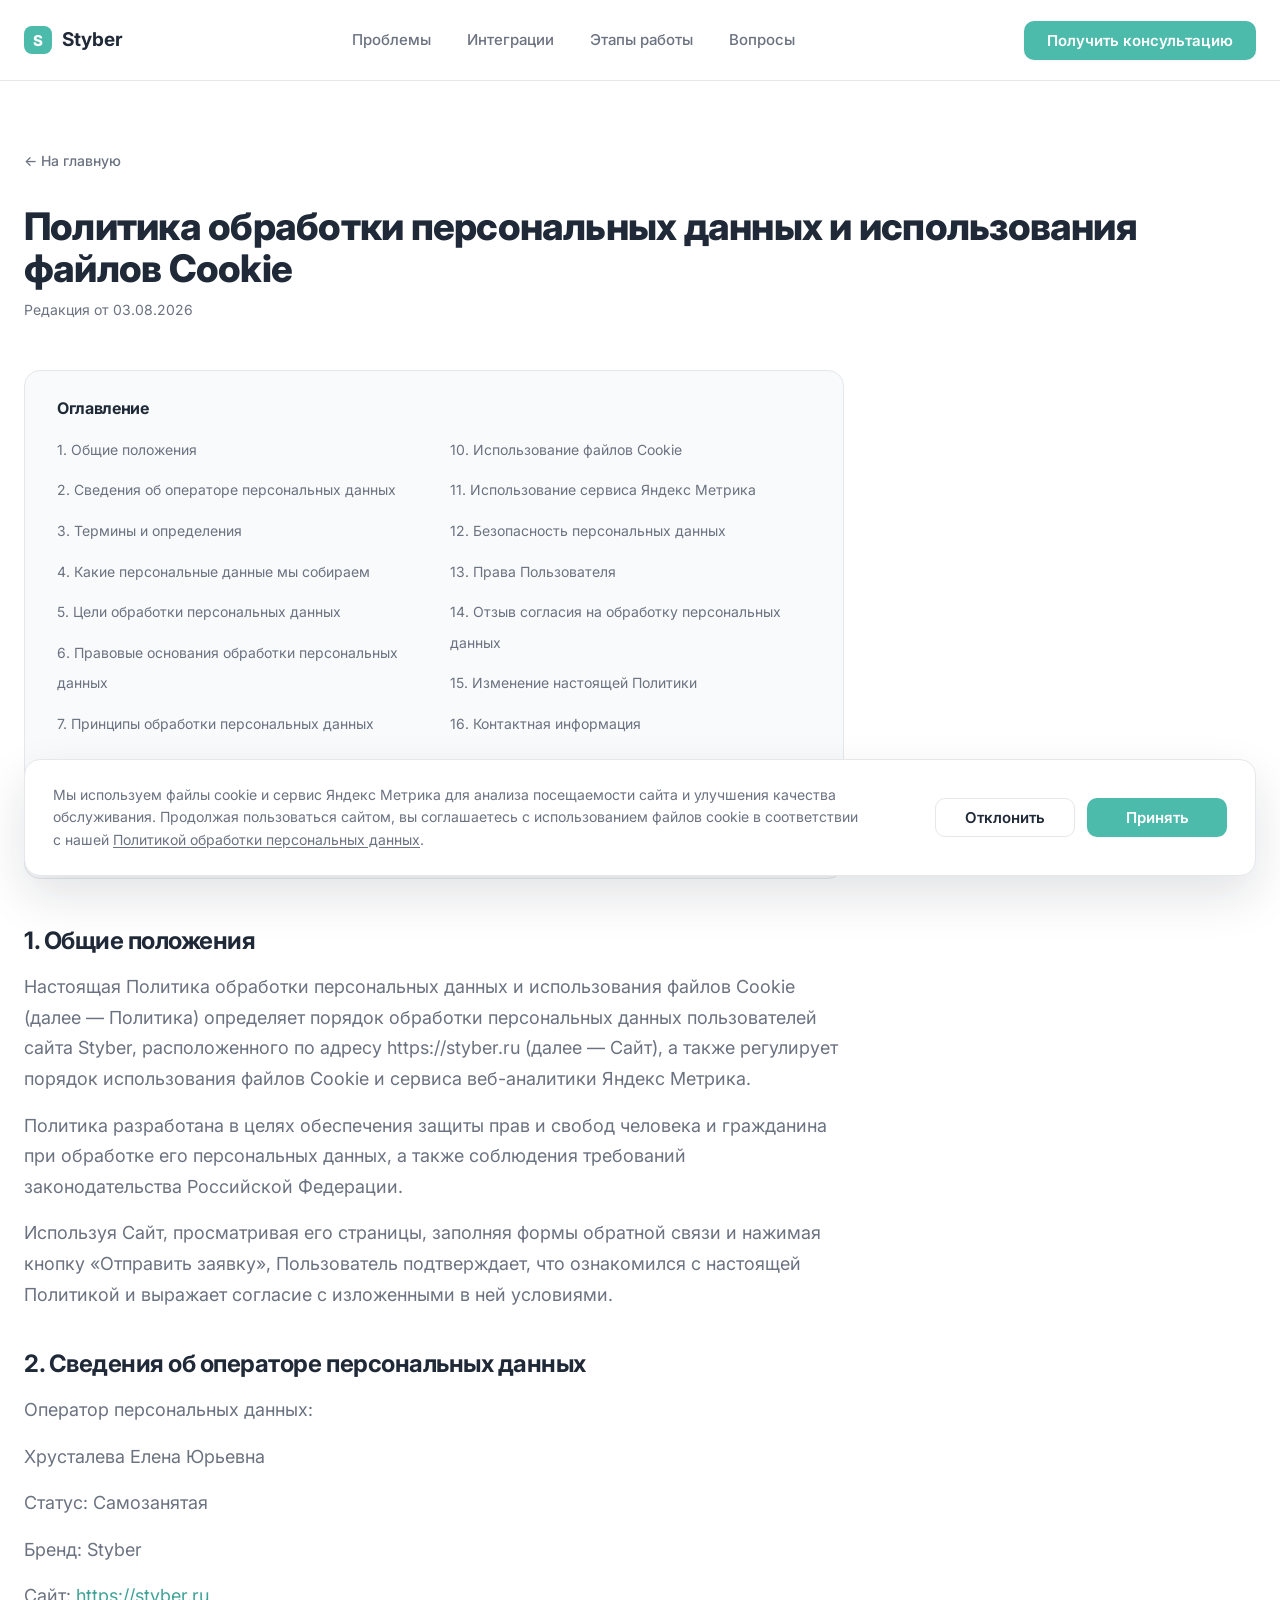
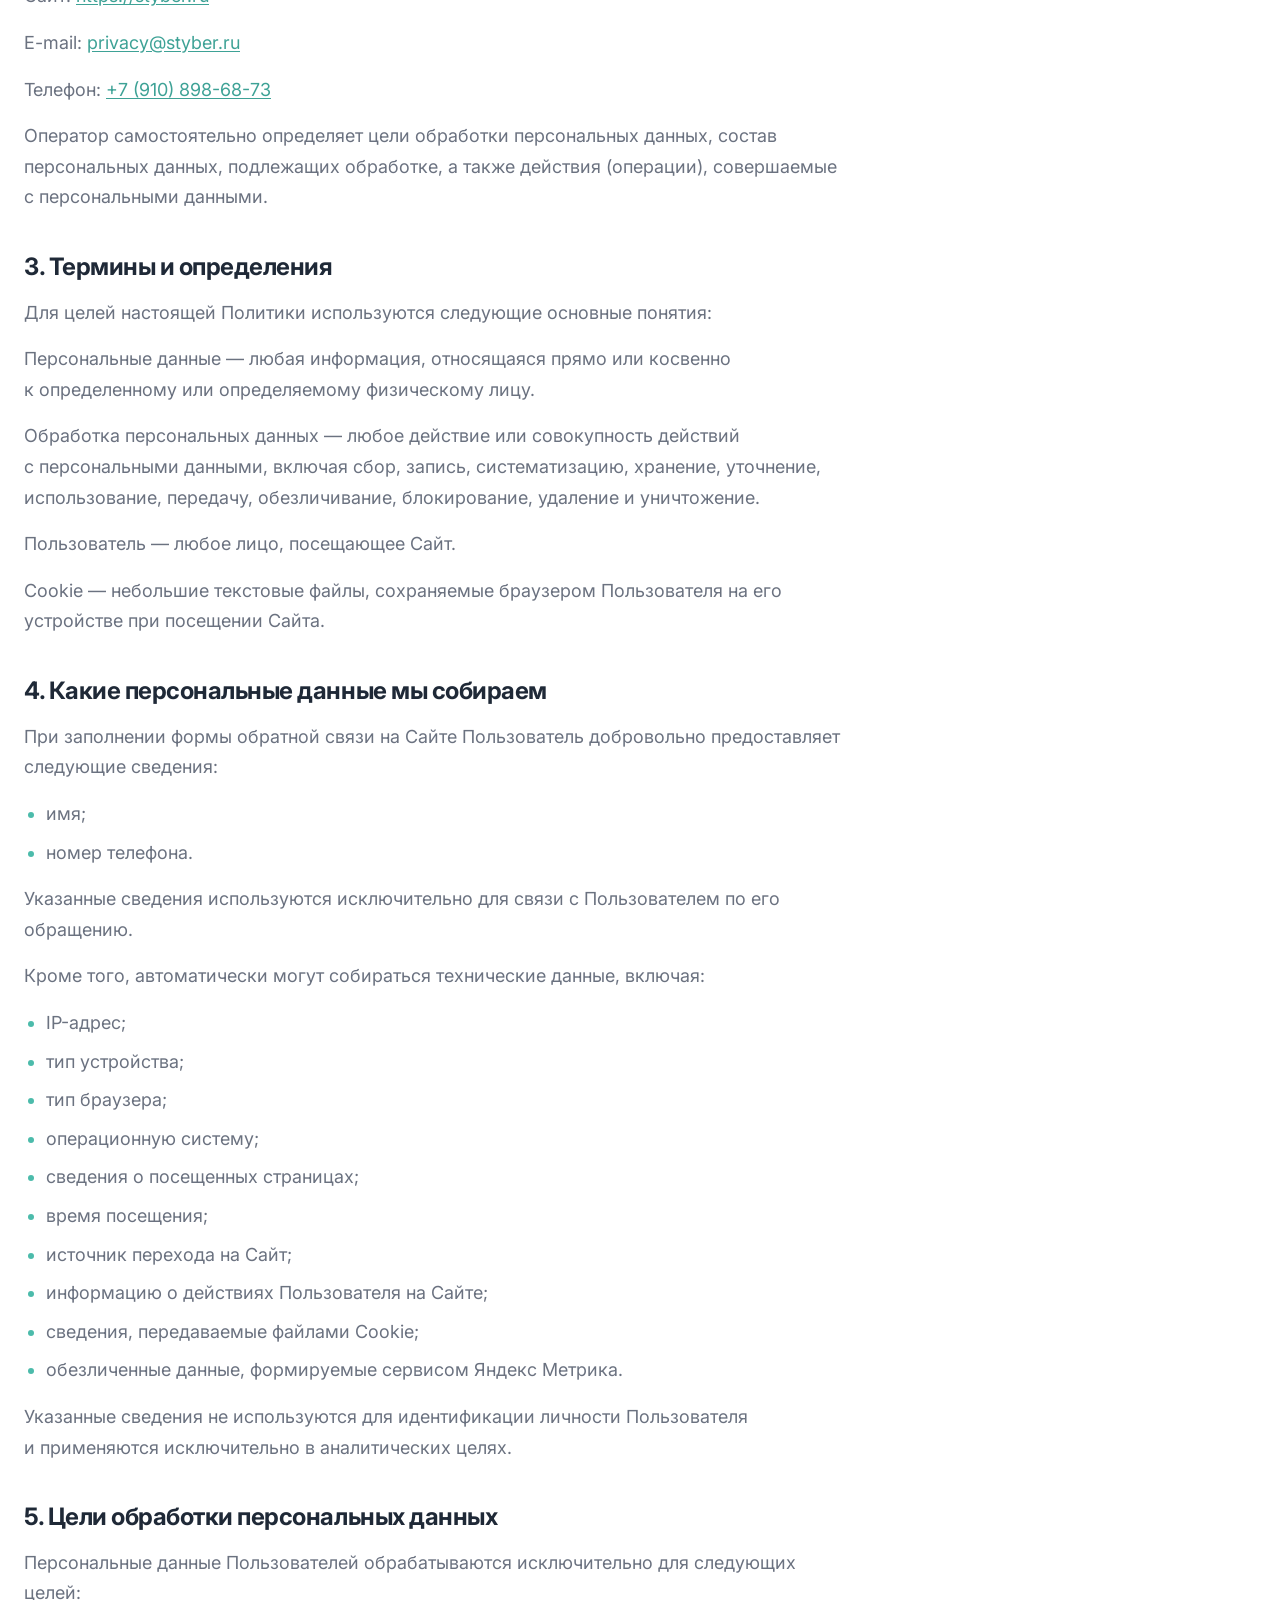
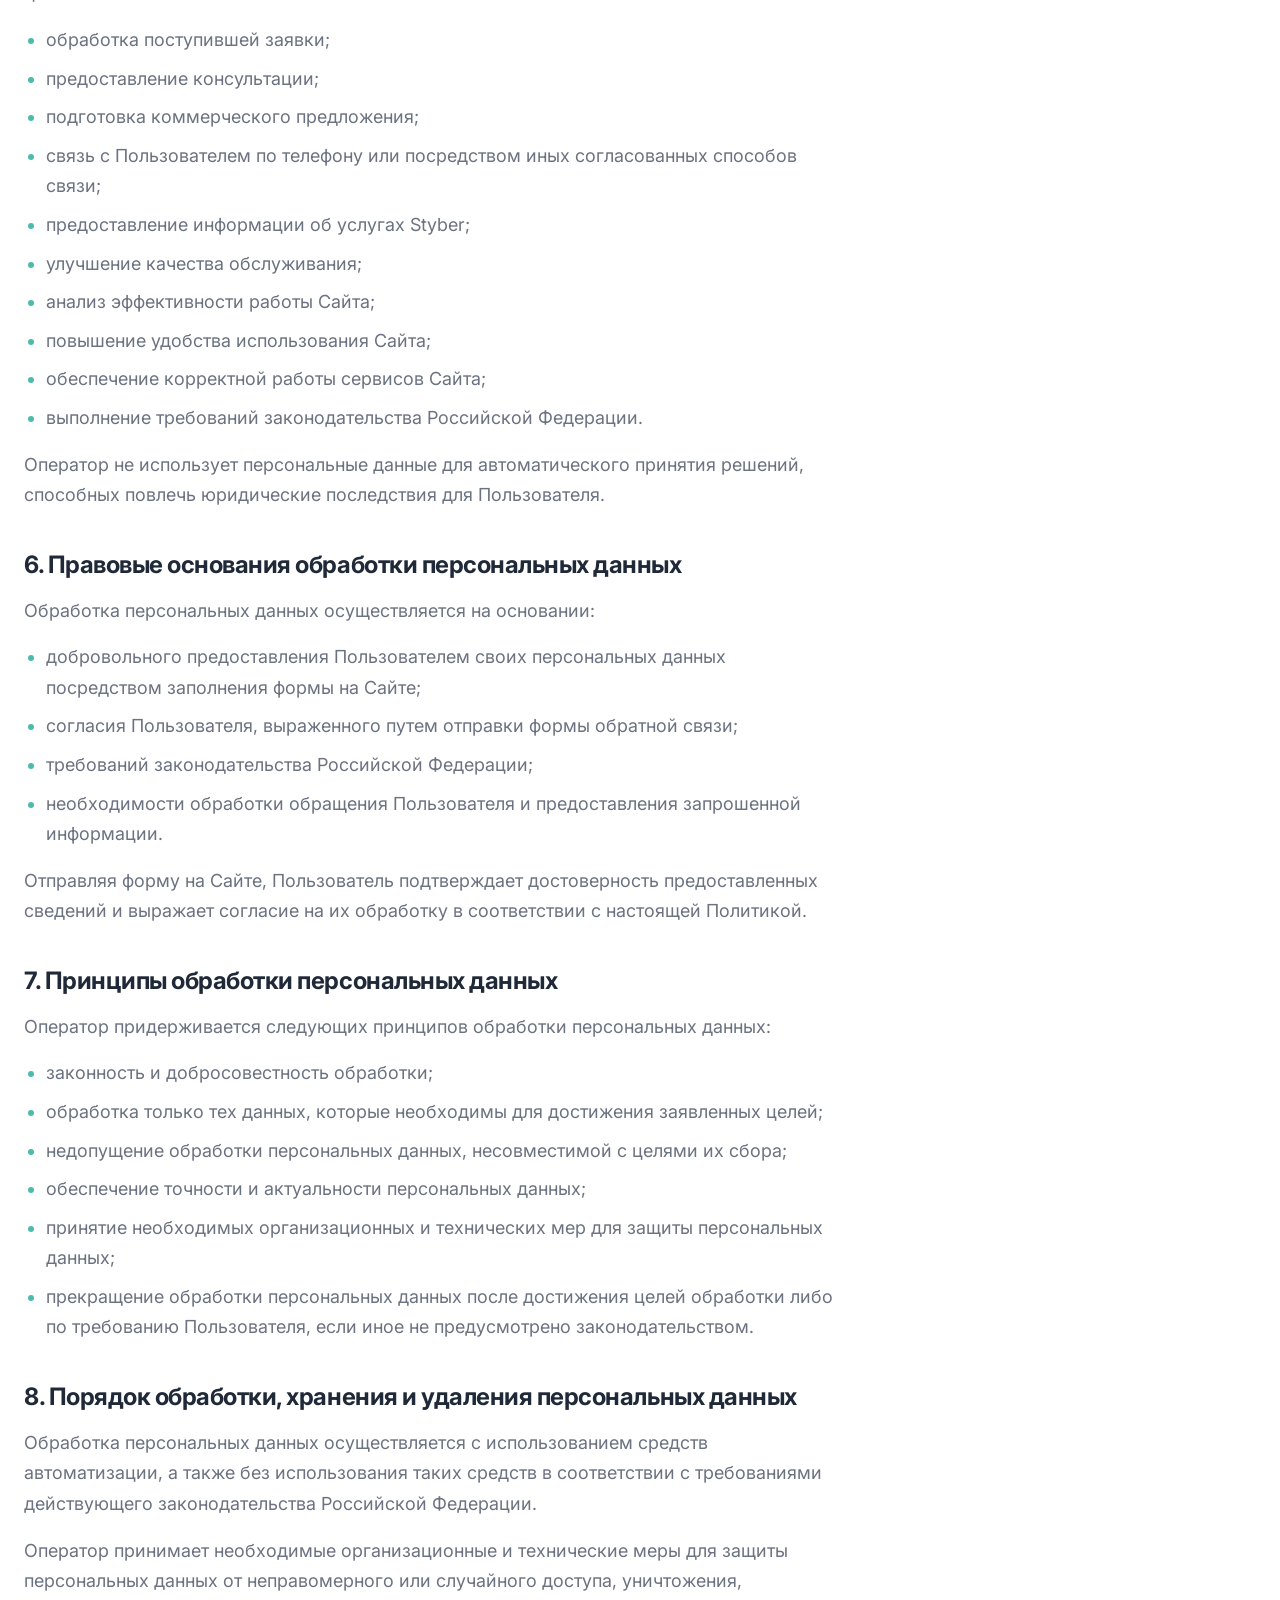
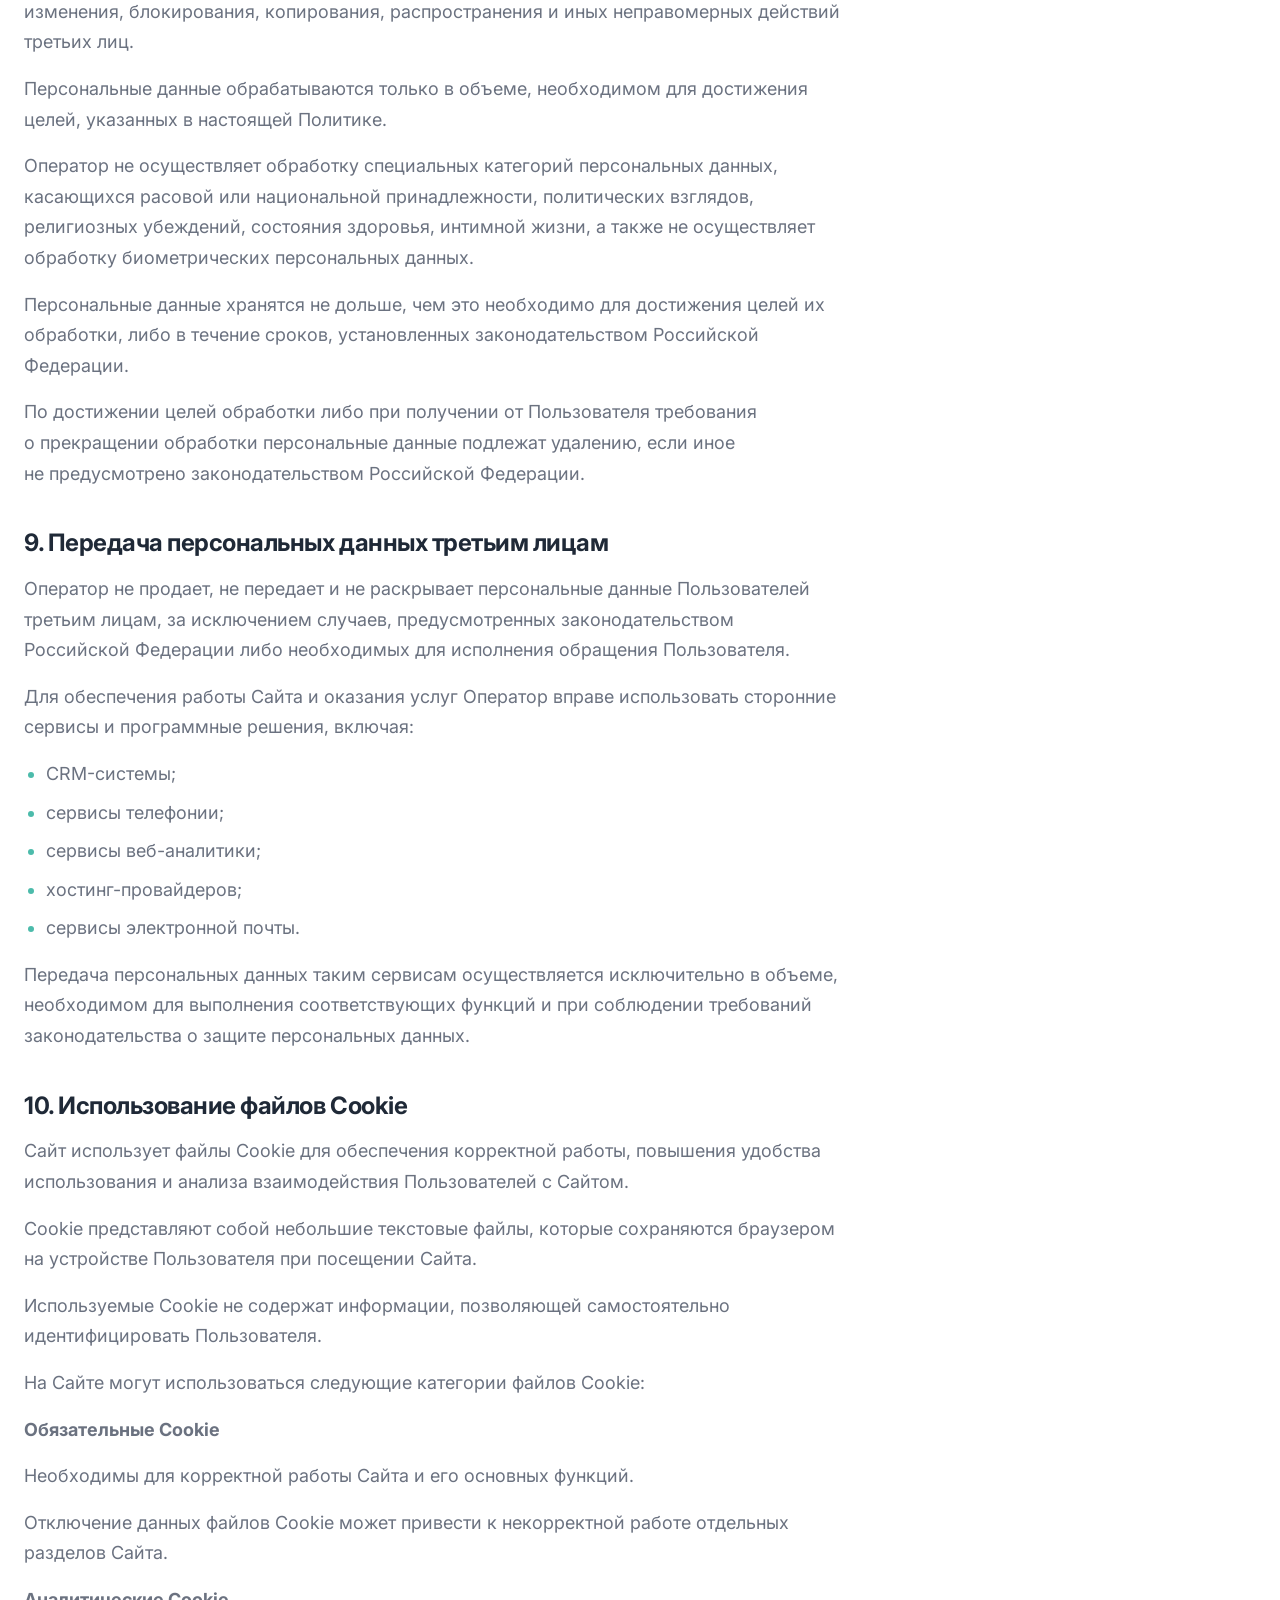
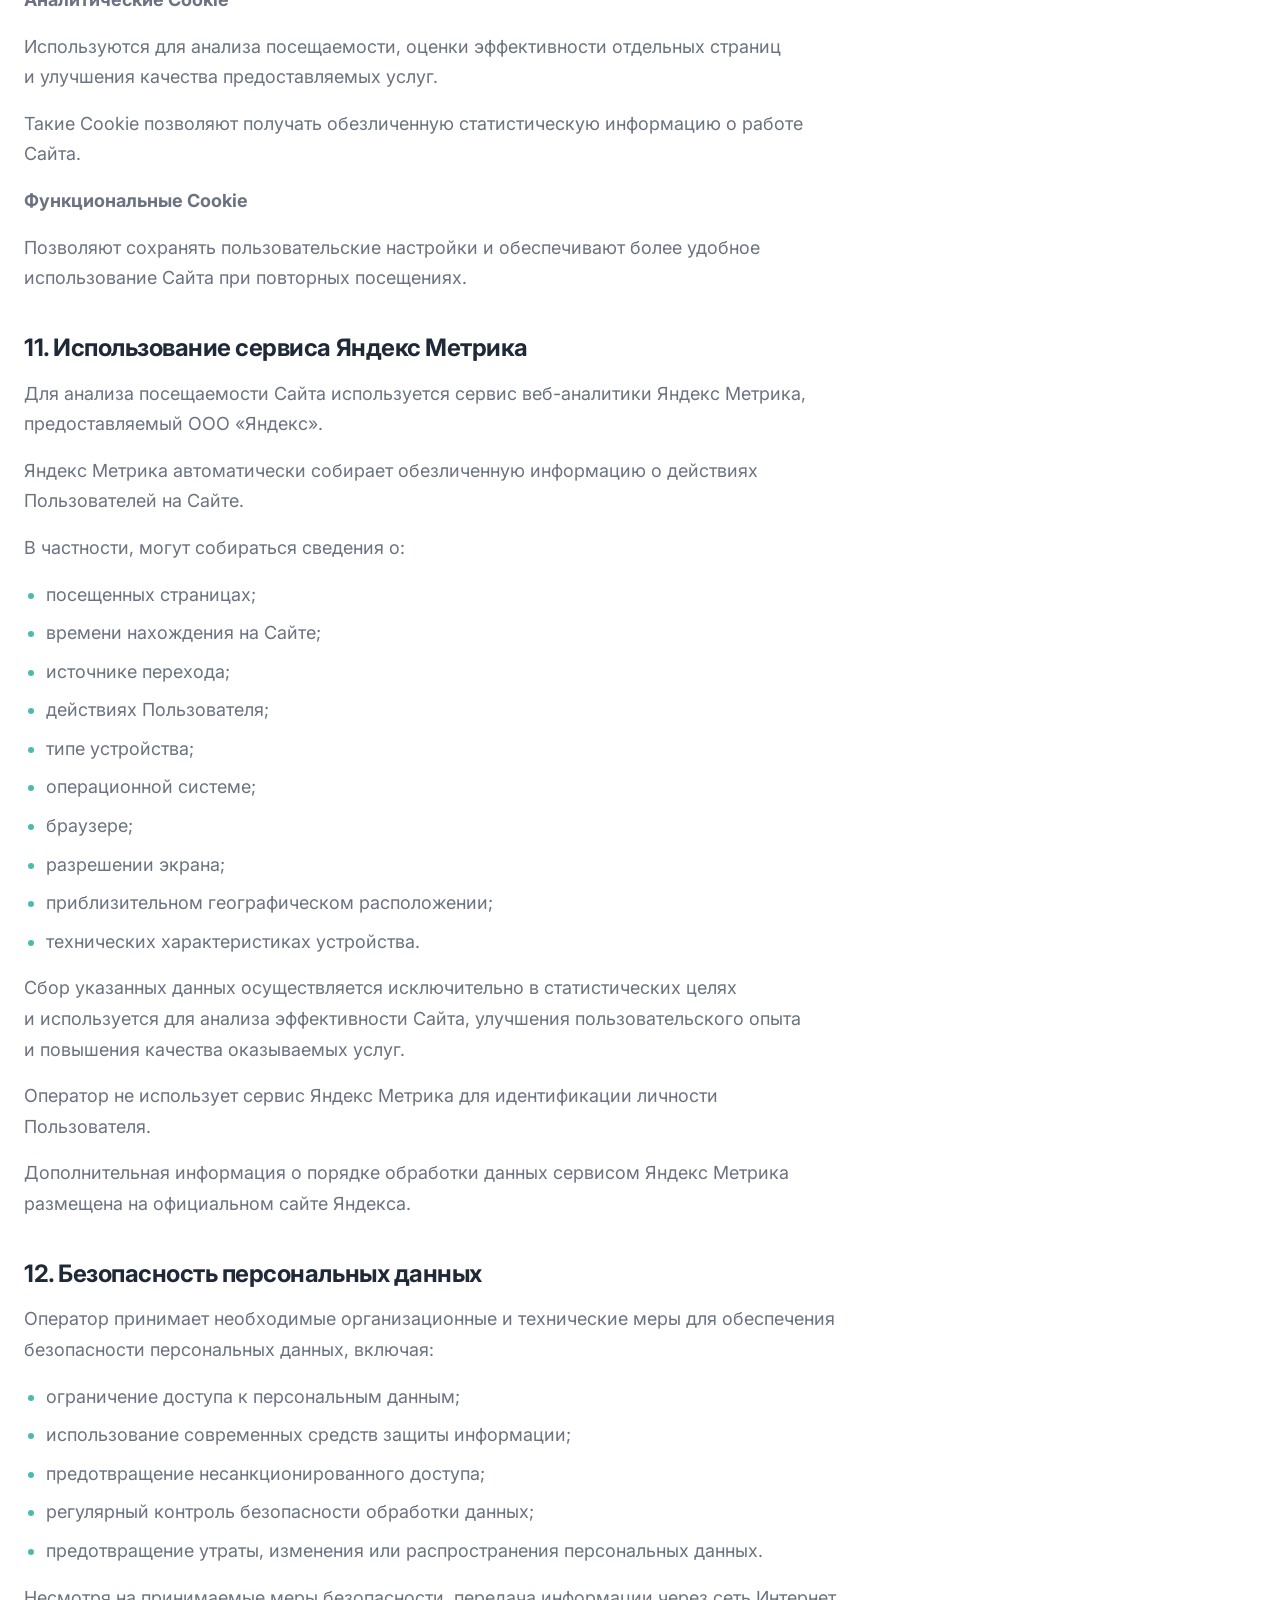
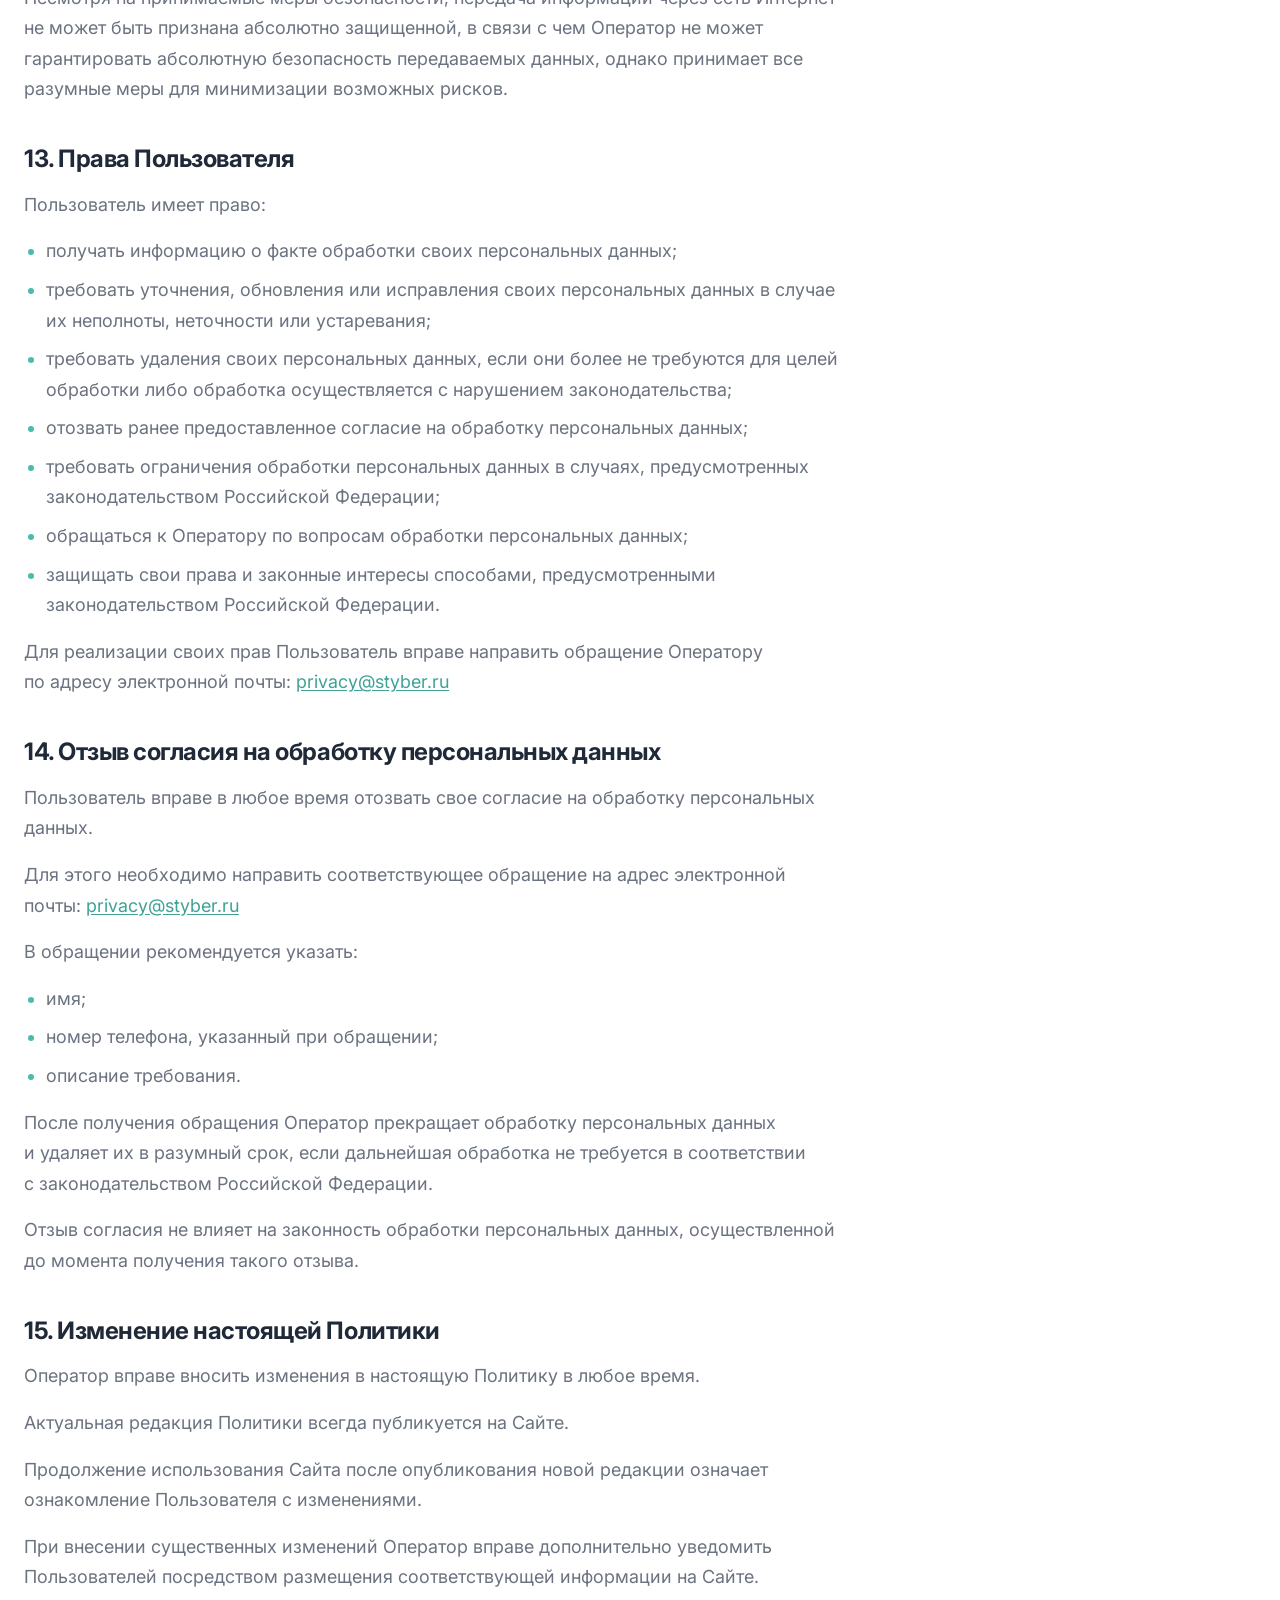
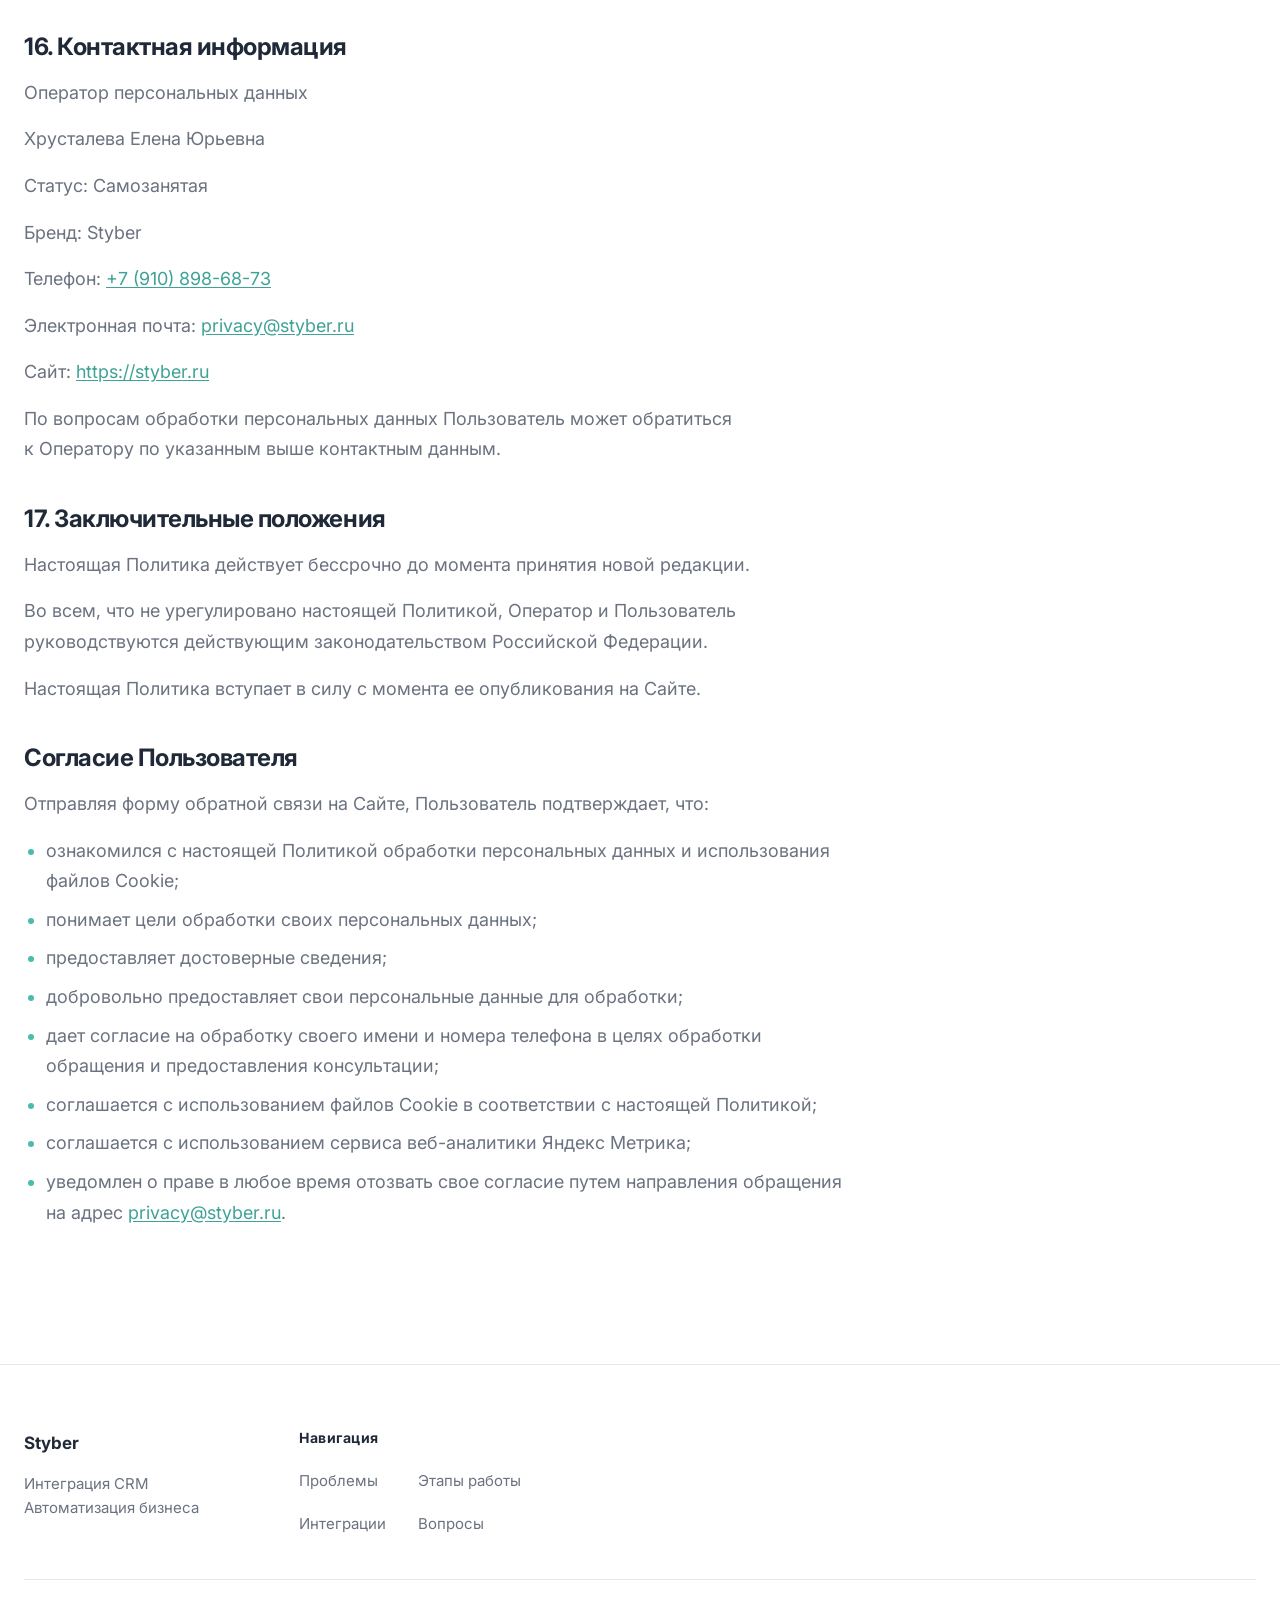
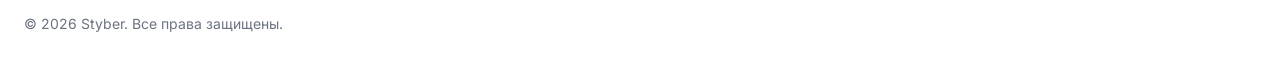
<file: privacy-policy.html>
<!DOCTYPE html>
<html lang="ru">
<head>
<meta charset="UTF-8">
<meta name="viewport" content="width=device-width, initial-scale=1.0">
<title>Политика обработки персональных данных и использования файлов Cookie — Styber</title>
<meta name="description" content="Политика обработки персональных данных и использования файлов Cookie сайта Styber.">
<meta name="robots" content="noindex, follow">
<link rel="canonical" href="https://styber.ru/privacy-policy.html">

<!-- Open Graph -->
<meta property="og:type" content="website">
<meta property="og:locale" content="ru_RU">
<meta property="og:url" content="https://styber.ru/privacy-policy.html">
<meta property="og:site_name" content="Styber">
<meta property="og:title" content="Политика обработки персональных данных — Styber">
<meta property="og:description" content="Политика обработки персональных данных и использования файлов Cookie сайта Styber.">
<meta property="og:image" content="https://styber.ru/og-image.png">
<meta property="og:image:width" content="1200">
<meta property="og:image:height" content="630">

<!-- Twitter Card -->
<meta name="twitter:card" content="summary_large_image">
<meta name="twitter:title" content="Политика обработки персональных данных — Styber">
<meta name="twitter:description" content="Политика обработки персональных данных и использования файлов Cookie сайта Styber.">
<meta name="twitter:image" content="https://styber.ru/og-image.png">

<link rel="icon" type="image/svg+xml" href="favicon.svg">
<link rel="apple-touch-icon" sizes="180x180" href="apple-touch-icon.png">
<link rel="icon" type="image/png" sizes="32x32" href="favicon-32x32.png">
<link rel="icon" type="image/png" sizes="16x16" href="favicon-16x16.png">
<link rel="preconnect" href="https://fonts.googleapis.com">
<link rel="preconnect" href="https://fonts.gstatic.com" crossorigin>
<link href="https://fonts.googleapis.com/css2?family=Inter:wght@400;500;600;700;800&display=swap" rel="stylesheet">
<link rel="stylesheet" href="style.css">
</head>
<body>

<!-- ===================== HEADER ===================== -->
<header class="header" id="header">
  <div class="container header__inner">
    <a href="index.html#hero" class="logo">
      <span class="logo__icon">
        <svg width="28" height="28" viewBox="0 0 28 28" fill="none">
          <rect width="28" height="28" rx="8" fill="#4CBBAB"/>
          <text x="14" y="19.5" text-anchor="middle" font-family="Inter, sans-serif" font-weight="800" font-size="15" fill="white">S</text>
        </svg>
      </span>
      Styber
    </a>
    <nav class="nav">
      <a href="index.html#problems">Проблемы</a>
      <a href="index.html#integrations">Интеграции</a>
      <a href="index.html#process">Этапы работы</a>
      <a href="index.html#faq">Вопросы</a>
    </nav>
    <a href="index.html#cta" class="btn btn--primary btn--small header__cta">Получить консультацию</a>
  </div>
</header>

<main>
<section class="legal">
  <div class="container">
    <a href="index.html" class="legal__back">&larr; На&nbsp;главную</a>
    <h1 class="legal__title">Политика обработки персональных данных и&nbsp;использования файлов Cookie</h1>
    <p class="legal__updated">Редакция от&nbsp;03.08.2026</p>

    <nav class="legal__toc" aria-label="Оглавление">
      <h2 class="legal__toc-title">Оглавление</h2>
      <ol class="legal__toc-list">
        <li><a href="#section-1">1. Общие положения</a></li>
        <li><a href="#section-2">2. Сведения об&nbsp;операторе персональных данных</a></li>
        <li><a href="#section-3">3. Термины и&nbsp;определения</a></li>
        <li><a href="#section-4">4. Какие персональные данные мы собираем</a></li>
        <li><a href="#section-5">5. Цели обработки персональных данных</a></li>
        <li><a href="#section-6">6. Правовые основания обработки персональных данных</a></li>
        <li><a href="#section-7">7. Принципы обработки персональных данных</a></li>
        <li><a href="#section-8">8. Порядок обработки, хранения и&nbsp;удаления персональных данных</a></li>
        <li><a href="#section-9">9. Передача персональных данных третьим лицам</a></li>
        <li><a href="#section-10">10. Использование файлов Cookie</a></li>
        <li><a href="#section-11">11. Использование сервиса Яндекс Метрика</a></li>
        <li><a href="#section-12">12. Безопасность персональных данных</a></li>
        <li><a href="#section-13">13. Права Пользователя</a></li>
        <li><a href="#section-14">14. Отзыв согласия на&nbsp;обработку персональных данных</a></li>
        <li><a href="#section-15">15. Изменение настоящей Политики</a></li>
        <li><a href="#section-16">16. Контактная информация</a></li>
        <li><a href="#section-17">17. Заключительные положения</a></li>
        <li><a href="#section-consent">Согласие Пользователя</a></li>
      </ol>
    </nav>

    <div class="legal__content">
      <h2 id="section-1">1. Общие положения</h2>
      <p>Настоящая Политика обработки персональных данных и&nbsp;использования файлов Cookie (далее — Политика) определяет порядок обработки персональных данных пользователей сайта Styber, расположенного по&nbsp;адресу https://styber.ru (далее — Сайт), а&nbsp;также регулирует порядок использования файлов Cookie и&nbsp;сервиса веб-аналитики Яндекс Метрика.</p>
      <p>Политика разработана в&nbsp;целях обеспечения защиты прав и&nbsp;свобод человека и&nbsp;гражданина при&nbsp;обработке его персональных данных, а&nbsp;также соблюдения требований законодательства Российской Федерации.</p>
      <p>Используя Сайт, просматривая его страницы, заполняя формы обратной связи и&nbsp;нажимая кнопку «Отправить заявку», Пользователь подтверждает, что&nbsp;ознакомился с&nbsp;настоящей Политикой и&nbsp;выражает согласие с&nbsp;изложенными в&nbsp;ней условиями.</p>

      <h2 id="section-2">2. Сведения об&nbsp;операторе персональных данных</h2>
      <p>Оператор персональных данных:</p>
      <p>Хрусталева Елена Юрьевна</p>
      <p>Статус: Самозанятая</p>
      <p>Бренд: Styber</p>
      <p>Сайт: <a href="https://styber.ru">https://styber.ru</a></p>
      <p>E-mail: <a href="mailto:privacy@styber.ru">privacy@styber.ru</a></p>
      <p>Телефон: <a href="tel:+79108986873">+7 (910) 898-68-73</a></p>
      <p>Оператор самостоятельно определяет цели обработки персональных данных, состав персональных данных, подлежащих обработке, а&nbsp;также действия (операции), совершаемые с&nbsp;персональными данными.</p>

      <h2 id="section-3">3. Термины и&nbsp;определения</h2>
      <p>Для&nbsp;целей настоящей Политики используются следующие основные понятия:</p>
      <p>Персональные данные — любая информация, относящаяся прямо или&nbsp;косвенно к&nbsp;определенному или&nbsp;определяемому физическому лицу.</p>
      <p>Обработка персональных данных — любое действие или&nbsp;совокупность действий с&nbsp;персональными данными, включая сбор, запись, систематизацию, хранение, уточнение, использование, передачу, обезличивание, блокирование, удаление и&nbsp;уничтожение.</p>
      <p>Пользователь — любое лицо, посещающее Сайт.</p>
      <p>Cookie — небольшие текстовые файлы, сохраняемые браузером Пользователя на&nbsp;его устройстве при&nbsp;посещении Сайта.</p>

      <h2 id="section-4">4. Какие персональные данные мы собираем</h2>
      <p>При&nbsp;заполнении формы обратной связи на&nbsp;Сайте Пользователь добровольно предоставляет следующие сведения:</p>
      <ul>
        <li>имя;</li>
        <li>номер телефона.</li>
      </ul>
      <p>Указанные сведения используются исключительно для&nbsp;связи с&nbsp;Пользователем по&nbsp;его обращению.</p>
      <p>Кроме того, автоматически могут собираться технические данные, включая:</p>
      <ul>
        <li>IP-адрес;</li>
        <li>тип устройства;</li>
        <li>тип браузера;</li>
        <li>операционную систему;</li>
        <li>сведения о&nbsp;посещенных страницах;</li>
        <li>время посещения;</li>
        <li>источник перехода на&nbsp;Сайт;</li>
        <li>информацию о&nbsp;действиях Пользователя на&nbsp;Сайте;</li>
        <li>сведения, передаваемые файлами Cookie;</li>
        <li>обезличенные данные, формируемые сервисом Яндекс Метрика.</li>
      </ul>
      <p>Указанные сведения не&nbsp;используются для&nbsp;идентификации личности Пользователя и&nbsp;применяются исключительно в&nbsp;аналитических целях.</p>

      <h2 id="section-5">5. Цели обработки персональных данных</h2>
      <p>Персональные данные Пользователей обрабатываются исключительно для&nbsp;следующих целей:</p>
      <ul>
        <li>обработка поступившей заявки;</li>
        <li>предоставление консультации;</li>
        <li>подготовка коммерческого предложения;</li>
        <li>связь с&nbsp;Пользователем по&nbsp;телефону или&nbsp;посредством иных согласованных способов связи;</li>
        <li>предоставление информации об&nbsp;услугах Styber;</li>
        <li>улучшение качества обслуживания;</li>
        <li>анализ эффективности работы Сайта;</li>
        <li>повышение удобства использования Сайта;</li>
        <li>обеспечение корректной работы сервисов Сайта;</li>
        <li>выполнение требований законодательства Российской Федерации.</li>
      </ul>
      <p>Оператор не&nbsp;использует персональные данные для&nbsp;автоматического принятия решений, способных повлечь юридические последствия для&nbsp;Пользователя.</p>

      <h2 id="section-6">6. Правовые основания обработки персональных данных</h2>
      <p>Обработка персональных данных осуществляется на&nbsp;основании:</p>
      <ul>
        <li>добровольного предоставления Пользователем своих персональных данных посредством заполнения формы на&nbsp;Сайте;</li>
        <li>согласия Пользователя, выраженного путем отправки формы обратной связи;</li>
        <li>требований законодательства Российской Федерации;</li>
        <li>необходимости обработки обращения Пользователя и&nbsp;предоставления запрошенной информации.</li>
      </ul>
      <p>Отправляя форму на&nbsp;Сайте, Пользователь подтверждает достоверность предоставленных сведений и&nbsp;выражает согласие на&nbsp;их обработку в&nbsp;соответствии с&nbsp;настоящей Политикой.</p>

      <h2 id="section-7">7. Принципы обработки персональных данных</h2>
      <p>Оператор придерживается следующих принципов обработки персональных данных:</p>
      <ul>
        <li>законность и&nbsp;добросовестность обработки;</li>
        <li>обработка только тех данных, которые необходимы для&nbsp;достижения заявленных целей;</li>
        <li>недопущение обработки персональных данных, несовместимой с&nbsp;целями их сбора;</li>
        <li>обеспечение точности и&nbsp;актуальности персональных данных;</li>
        <li>принятие необходимых организационных и&nbsp;технических мер для&nbsp;защиты персональных данных;</li>
        <li>прекращение обработки персональных данных после достижения целей обработки либо по&nbsp;требованию Пользователя, если иное не&nbsp;предусмотрено законодательством.</li>
      </ul>

      <h2 id="section-8">8. Порядок обработки, хранения и&nbsp;удаления персональных данных</h2>
      <p>Обработка персональных данных осуществляется с&nbsp;использованием средств автоматизации, а&nbsp;также без&nbsp;использования таких средств в&nbsp;соответствии с&nbsp;требованиями действующего законодательства Российской Федерации.</p>
      <p>Оператор принимает необходимые организационные и&nbsp;технические меры для&nbsp;защиты персональных данных от&nbsp;неправомерного или&nbsp;случайного доступа, уничтожения, изменения, блокирования, копирования, распространения и&nbsp;иных неправомерных действий третьих лиц.</p>
      <p>Персональные данные обрабатываются только в&nbsp;объеме, необходимом для&nbsp;достижения целей, указанных в&nbsp;настоящей Политике.</p>
      <p>Оператор не&nbsp;осуществляет обработку специальных категорий персональных данных, касающихся расовой или&nbsp;национальной принадлежности, политических взглядов, религиозных убеждений, состояния здоровья, интимной жизни, а&nbsp;также не&nbsp;осуществляет обработку биометрических персональных данных.</p>
      <p>Персональные данные хранятся не&nbsp;дольше, чем&nbsp;это необходимо для&nbsp;достижения целей их обработки, либо в&nbsp;течение сроков, установленных законодательством Российской Федерации.</p>
      <p>По&nbsp;достижении целей обработки либо при&nbsp;получении от&nbsp;Пользователя требования о&nbsp;прекращении обработки персональные данные подлежат удалению, если иное не&nbsp;предусмотрено законодательством Российской Федерации.</p>

      <h2 id="section-9">9. Передача персональных данных третьим лицам</h2>
      <p>Оператор не&nbsp;продает, не&nbsp;передает и&nbsp;не&nbsp;раскрывает персональные данные Пользователей третьим лицам, за&nbsp;исключением случаев, предусмотренных законодательством Российской Федерации либо необходимых для&nbsp;исполнения обращения Пользователя.</p>
      <p>Для&nbsp;обеспечения работы Сайта и&nbsp;оказания услуг Оператор вправе использовать сторонние сервисы и&nbsp;программные решения, включая:</p>
      <ul>
        <li>CRM-системы;</li>
        <li>сервисы телефонии;</li>
        <li>сервисы веб-аналитики;</li>
        <li>хостинг-провайдеров;</li>
        <li>сервисы электронной почты.</li>
      </ul>
      <p>Передача персональных данных таким сервисам осуществляется исключительно в&nbsp;объеме, необходимом для&nbsp;выполнения соответствующих функций и&nbsp;при&nbsp;соблюдении требований законодательства о&nbsp;защите персональных данных.</p>

      <h2 id="section-10">10. Использование файлов Cookie</h2>
      <p>Сайт использует файлы Cookie для&nbsp;обеспечения корректной работы, повышения удобства использования и&nbsp;анализа взаимодействия Пользователей с&nbsp;Сайтом.</p>
      <p>Cookie представляют собой небольшие текстовые файлы, которые сохраняются браузером на&nbsp;устройстве Пользователя при&nbsp;посещении Сайта.</p>
      <p>Используемые Cookie не&nbsp;содержат информации, позволяющей самостоятельно идентифицировать Пользователя.</p>
      <p>На&nbsp;Сайте могут использоваться следующие категории файлов Cookie:</p>
      <p><strong>Обязательные Cookie</strong></p>
      <p>Необходимы для&nbsp;корректной работы Сайта и&nbsp;его основных функций.</p>
      <p>Отключение данных файлов Cookie может привести к&nbsp;некорректной работе отдельных разделов Сайта.</p>
      <p><strong>Аналитические Cookie</strong></p>
      <p>Используются для&nbsp;анализа посещаемости, оценки эффективности отдельных страниц и&nbsp;улучшения качества предоставляемых услуг.</p>
      <p>Такие Cookie позволяют получать обезличенную статистическую информацию о&nbsp;работе Сайта.</p>
      <p><strong>Функциональные Cookie</strong></p>
      <p>Позволяют сохранять пользовательские настройки и&nbsp;обеспечивают более удобное использование Сайта при&nbsp;повторных посещениях.</p>

      <h2 id="section-11">11. Использование сервиса Яндекс Метрика</h2>
      <p>Для&nbsp;анализа посещаемости Сайта используется сервис веб-аналитики Яндекс Метрика, предоставляемый ООО «Яндекс».</p>
      <p>Яндекс Метрика автоматически собирает обезличенную информацию о&nbsp;действиях Пользователей на&nbsp;Сайте.</p>
      <p>В&nbsp;частности, могут собираться сведения о:</p>
      <ul>
        <li>посещенных страницах;</li>
        <li>времени нахождения на&nbsp;Сайте;</li>
        <li>источнике перехода;</li>
        <li>действиях Пользователя;</li>
        <li>типе устройства;</li>
        <li>операционной системе;</li>
        <li>браузере;</li>
        <li>разрешении экрана;</li>
        <li>приблизительном географическом расположении;</li>
        <li>технических характеристиках устройства.</li>
      </ul>
      <p>Сбор указанных данных осуществляется исключительно в&nbsp;статистических целях и&nbsp;используется для&nbsp;анализа эффективности Сайта, улучшения пользовательского опыта и&nbsp;повышения качества оказываемых услуг.</p>
      <p>Оператор не&nbsp;использует сервис Яндекс Метрика для&nbsp;идентификации личности Пользователя.</p>
      <p>Дополнительная информация о&nbsp;порядке обработки данных сервисом Яндекс Метрика размещена на&nbsp;официальном сайте Яндекса.</p>

      <h2 id="section-12">12. Безопасность персональных данных</h2>
      <p>Оператор принимает необходимые организационные и&nbsp;технические меры для&nbsp;обеспечения безопасности персональных данных, включая:</p>
      <ul>
        <li>ограничение доступа к&nbsp;персональным данным;</li>
        <li>использование современных средств защиты информации;</li>
        <li>предотвращение несанкционированного доступа;</li>
        <li>регулярный контроль безопасности обработки данных;</li>
        <li>предотвращение утраты, изменения или&nbsp;распространения персональных данных.</li>
      </ul>
      <p>Несмотря на&nbsp;принимаемые меры безопасности, передача информации через сеть Интернет не&nbsp;может быть признана абсолютно защищенной, в&nbsp;связи с&nbsp;чем&nbsp;Оператор не&nbsp;может гарантировать абсолютную безопасность передаваемых данных, однако принимает все разумные меры для&nbsp;минимизации возможных рисков.</p>

      <h2 id="section-13">13. Права Пользователя</h2>
      <p>Пользователь имеет право:</p>
      <ul>
        <li>получать информацию о&nbsp;факте обработки своих персональных данных;</li>
        <li>требовать уточнения, обновления или&nbsp;исправления своих персональных данных в&nbsp;случае их неполноты, неточности или&nbsp;устаревания;</li>
        <li>требовать удаления своих персональных данных, если они более не&nbsp;требуются для&nbsp;целей обработки либо обработка осуществляется с&nbsp;нарушением законодательства;</li>
        <li>отозвать ранее предоставленное согласие на&nbsp;обработку персональных данных;</li>
        <li>требовать ограничения обработки персональных данных в&nbsp;случаях, предусмотренных законодательством Российской Федерации;</li>
        <li>обращаться к&nbsp;Оператору по&nbsp;вопросам обработки персональных данных;</li>
        <li>защищать свои права и&nbsp;законные интересы способами, предусмотренными законодательством Российской Федерации.</li>
      </ul>
      <p>Для&nbsp;реализации своих прав Пользователь вправе направить обращение Оператору по&nbsp;адресу электронной почты: <a href="mailto:privacy@styber.ru">privacy@styber.ru</a></p>

      <h2 id="section-14">14. Отзыв согласия на&nbsp;обработку персональных данных</h2>
      <p>Пользователь вправе в&nbsp;любое время отозвать свое согласие на&nbsp;обработку персональных данных.</p>
      <p>Для&nbsp;этого необходимо направить соответствующее обращение на&nbsp;адрес электронной почты: <a href="mailto:privacy@styber.ru">privacy@styber.ru</a></p>
      <p>В&nbsp;обращении рекомендуется указать:</p>
      <ul>
        <li>имя;</li>
        <li>номер телефона, указанный при&nbsp;обращении;</li>
        <li>описание требования.</li>
      </ul>
      <p>После получения обращения Оператор прекращает обработку персональных данных и&nbsp;удаляет их в&nbsp;разумный срок, если дальнейшая обработка не&nbsp;требуется в&nbsp;соответствии с&nbsp;законодательством Российской Федерации.</p>
      <p>Отзыв согласия не&nbsp;влияет на&nbsp;законность обработки персональных данных, осуществленной до&nbsp;момента получения такого отзыва.</p>

      <h2 id="section-15">15. Изменение настоящей Политики</h2>
      <p>Оператор вправе вносить изменения в&nbsp;настоящую Политику в&nbsp;любое время.</p>
      <p>Актуальная редакция Политики всегда публикуется на&nbsp;Сайте.</p>
      <p>Продолжение использования Сайта после опубликования новой редакции означает ознакомление Пользователя с&nbsp;изменениями.</p>
      <p>При&nbsp;внесении существенных изменений Оператор вправе дополнительно уведомить Пользователей посредством размещения соответствующей информации на&nbsp;Сайте.</p>

      <h2 id="section-16">16. Контактная информация</h2>
      <p>Оператор персональных данных</p>
      <p>Хрусталева Елена Юрьевна</p>
      <p>Статус: Самозанятая</p>
      <p>Бренд: Styber</p>
      <p>Телефон: <a href="tel:+79108986873">+7 (910) 898-68-73</a></p>
      <p>Электронная почта: <a href="mailto:privacy@styber.ru">privacy@styber.ru</a></p>
      <p>Сайт: <a href="https://styber.ru">https://styber.ru</a></p>
      <p>По&nbsp;вопросам обработки персональных данных Пользователь может обратиться к&nbsp;Оператору по&nbsp;указанным выше контактным данным.</p>

      <h2 id="section-17">17. Заключительные положения</h2>
      <p>Настоящая Политика действует бессрочно до&nbsp;момента принятия новой редакции.</p>
      <p>Во&nbsp;всем, что&nbsp;не&nbsp;урегулировано настоящей Политикой, Оператор и&nbsp;Пользователь руководствуются действующим законодательством Российской Федерации.</p>
      <p>Настоящая Политика вступает в&nbsp;силу с&nbsp;момента ее опубликования на&nbsp;Сайте.</p>

      <h2 id="section-consent">Согласие Пользователя</h2>
      <p>Отправляя форму обратной связи на&nbsp;Сайте, Пользователь подтверждает, что:</p>
      <ul>
        <li>ознакомился с&nbsp;настоящей Политикой обработки персональных данных и&nbsp;использования файлов Cookie;</li>
        <li>понимает цели обработки своих персональных данных;</li>
        <li>предоставляет достоверные сведения;</li>
        <li>добровольно предоставляет свои персональные данные для&nbsp;обработки;</li>
        <li>дает согласие на&nbsp;обработку своего имени и&nbsp;номера телефона в&nbsp;целях обработки обращения и&nbsp;предоставления консультации;</li>
        <li>соглашается с&nbsp;использованием файлов Cookie в&nbsp;соответствии с&nbsp;настоящей Политикой;</li>
        <li>соглашается с&nbsp;использованием сервиса веб-аналитики Яндекс Метрика;</li>
        <li>уведомлен о&nbsp;праве в&nbsp;любое время отозвать свое согласие путем направления обращения на&nbsp;адрес <a href="mailto:privacy@styber.ru">privacy@styber.ru</a>.</li>
      </ul>
    </div>
  </div>
</section>
</main>

<footer class="footer">
  <div class="container">
    <div class="footer__top">
      <div class="footer__brand">
        <a href="index.html#hero" class="logo logo--footer">Styber</a>
        <p class="footer__tagline">Интеграция CRM<br>Автоматизация бизнеса</p>
      </div>
      <div class="footer__nav">
        <h3 class="footer__nav-title">Навигация</h3>
        <ul class="footer__links">
          <li><a href="index.html#problems">Проблемы</a></li>
          <li><a href="index.html#integrations">Интеграции</a></li>
          <li><a href="index.html#process">Этапы работы</a></li>
          <li><a href="index.html#faq">Вопросы</a></li>
        </ul>
      </div>
    </div>
    <div class="footer__bottom">
      <p>© 2026 Styber. Все права защищены.</p>
    </div>
  </div>
</footer>

<!-- ===================== COOKIE CONSENT ===================== -->
<div class="cookie-banner" id="cookieBanner" role="dialog" aria-live="polite" aria-label="Уведомление об использовании файлов cookie">
  <div class="cookie-banner__inner">
    <p class="cookie-banner__text">Мы используем файлы cookie и&nbsp;сервис Яндекс Метрика для&nbsp;анализа посещаемости сайта и&nbsp;улучшения качества обслуживания. Продолжая пользоваться сайтом, вы соглашаетесь с&nbsp;использованием файлов cookie в&nbsp;соответствии с&nbsp;нашей <a href="privacy-policy.html" class="cookie-banner__link">Политикой обработки персональных данных</a>.</p>
    <div class="cookie-banner__actions">
      <button type="button" class="btn btn--secondary btn--small cookie-banner__btn" id="cookieDecline">Отклонить</button>
      <button type="button" class="btn btn--primary btn--small cookie-banner__btn" id="cookieAccept">Принять</button>
    </div>
  </div>
</div>

<script src="script.js"></script>
</body>
</html>
</file>
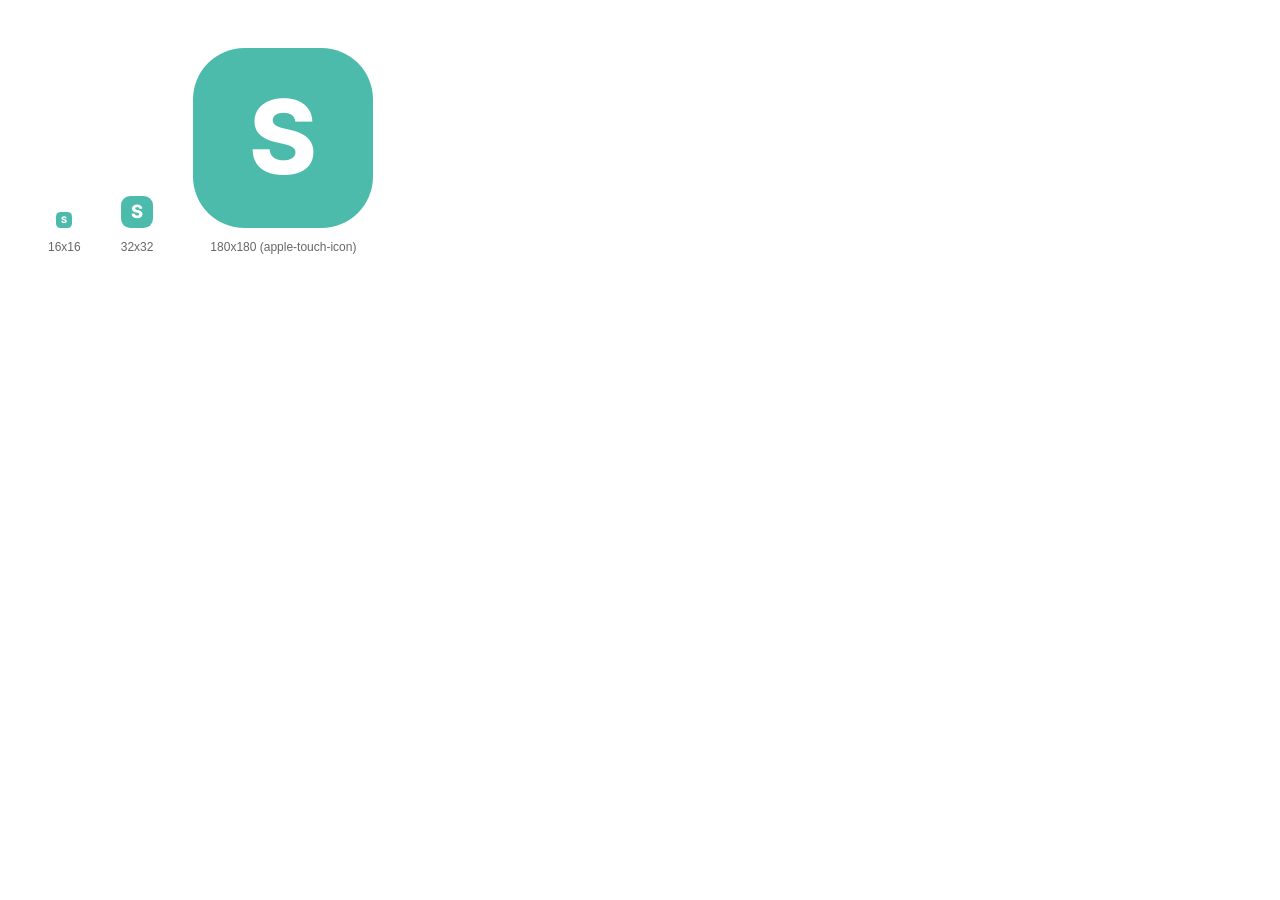
<file: og-image-source/favicons.html>
<!--
  Источник для favicon-16x16.png, favicon-32x32.png, apple-touch-icon.png (180x180).
  Как получить PNG:
  1. Открой этот файл в Chrome.
  2. Открой DevTools (F12) → вкладка Elements.
  3. В дереве DOM найди нужный <svg class="icon" data-size="...">.
  4. ПКМ по нему → Capture node screenshot.
  5. Сохрани файл с именем по атрибуту data-file и положи в корень проекта
     (рядом с index.html): favicon-16x16.png, favicon-32x32.png, apple-touch-icon.png.
-->
<!doctype html>
<html>
<head>
<meta charset="UTF-8">
<link href="https://fonts.googleapis.com/css2?family=Inter:wght@800&display=swap" rel="stylesheet">
<style>
  body { background:#fff; display:flex; gap:40px; align-items:flex-end; padding:40px; font-family:sans-serif; }
  figure { margin:0; text-align:center; }
  figcaption { margin-top:8px; font-size:12px; color:#666; }
</style>
</head>
<body>
  <figure>
    <svg class="icon" data-size="16" data-file="favicon-16x16.png" xmlns="http://www.w3.org/2000/svg" width="16" height="16" viewBox="0 0 28 28">
      <rect width="28" height="28" rx="8" fill="#4CBBAB"/>
      <text x="14" y="19.6" text-anchor="middle" font-family="Inter, Arial, sans-serif" font-weight="800" font-size="16" fill="white">S</text>
    </svg>
    <figcaption>16x16</figcaption>
  </figure>
  <figure>
    <svg class="icon" data-size="32" data-file="favicon-32x32.png" xmlns="http://www.w3.org/2000/svg" width="32" height="32" viewBox="0 0 28 28">
      <rect width="28" height="28" rx="8" fill="#4CBBAB"/>
      <text x="14" y="19.6" text-anchor="middle" font-family="Inter, Arial, sans-serif" font-weight="800" font-size="16" fill="white">S</text>
    </svg>
    <figcaption>32x32</figcaption>
  </figure>
  <figure>
    <svg class="icon" data-size="180" data-file="apple-touch-icon.png" xmlns="http://www.w3.org/2000/svg" width="180" height="180" viewBox="0 0 28 28">
      <rect width="28" height="28" rx="8" fill="#4CBBAB"/>
      <text x="14" y="19.6" text-anchor="middle" font-family="Inter, Arial, sans-serif" font-weight="800" font-size="16" fill="white">S</text>
    </svg>
    <figcaption>180x180 (apple-touch-icon)</figcaption>
  </figure>
</body>
</html>
</file>
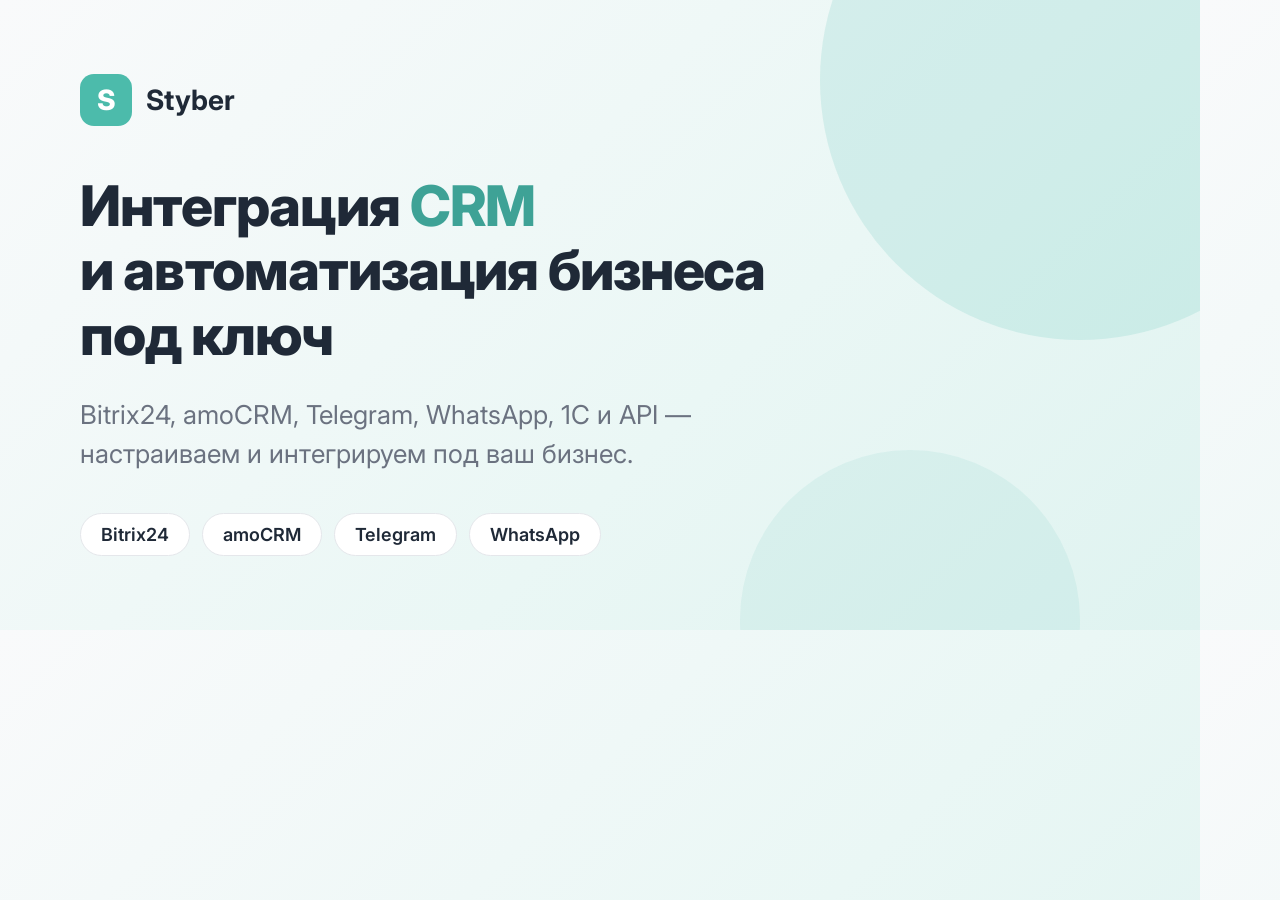
<file: og-image-source/og-image.html>
<!--
  Источник для og-image.png (превью при шаринге в Telegram/WhatsApp/соцсетях).
  Как получить PNG 1200x630:
  1. Открой этот файл в Chrome.
  2. Открой DevTools (F12) → вкладка Elements.
  3. Найди в дереве DOM элемент <div class="wrap">.
  4. ПКМ по нему → Capture node screenshot.
  5. Chrome сохранит PNG точного размера 1200x630 — переименуй в og-image.png
     и положи в корень проекта (рядом с index.html).
-->
<!doctype html>
<html>
<head>
<meta charset="UTF-8">
<link href="https://fonts.googleapis.com/css2?family=Inter:wght@400;600;700;800&display=swap" rel="stylesheet">
<style>
  * { margin:0; padding:0; box-sizing:border-box; }
  html, body {
    width:1200px; height:630px; overflow:hidden;
    font-family:'Inter', -apple-system, sans-serif;
    background: linear-gradient(135deg, #F9FAFB 0%, #EAF7F5 60%, #DFF3F0 100%);
  }
  .wrap {
    position:relative;
    width:1200px; height:630px;
    padding:80px;
    display:flex;
    flex-direction:column;
    justify-content:center;
    background: linear-gradient(135deg, #F9FAFB 0%, #EAF7F5 60%, #DFF3F0 100%);
    overflow:hidden;
  }
  .blob {
    position:absolute;
    border-radius:50%;
    background: rgba(76,187,171,0.16);
  }
  .blob1 { width:520px; height:520px; top:-180px; right:-140px; }
  .blob2 { width:340px; height:340px; bottom:-160px; right:120px; background: rgba(76,187,171,0.10); }
  .logo {
    display:flex;
    align-items:center;
    gap:14px;
    margin-bottom:48px;
  }
  .logo-icon {
    width:52px; height:52px; border-radius:14px;
    background:#4CBBAB;
    display:flex; align-items:center; justify-content:center;
    color:#fff; font-weight:800; font-size:28px;
  }
  .logo-name {
    font-weight:700; font-size:28px; color:#1F2937;
  }
  h1 {
    font-size:56px;
    font-weight:800;
    line-height:1.15;
    color:#1F2937;
    max-width:820px;
    letter-spacing:-0.02em;
    margin-bottom:28px;
  }
  h1 span { color:#3ea296; }
  p {
    font-size:26px;
    font-weight:400;
    line-height:1.5;
    color:#6B7280;
    max-width:760px;
  }
  .pills {
    display:flex;
    gap:12px;
    margin-top:40px;
  }
  .pill {
    padding:10px 20px;
    border-radius:999px;
    background:#fff;
    border:1.5px solid #E5E7EB;
    font-size:18px;
    font-weight:600;
    color:#1F2937;
  }
</style>
</head>
<body>
<div class="wrap">
  <div class="blob blob1"></div>
  <div class="blob blob2"></div>
  <div class="logo">
    <div class="logo-icon">S</div>
    <div class="logo-name">Styber</div>
  </div>
  <h1>Интеграция <span>CRM</span> и&nbsp;автоматизация бизнеса под&nbsp;ключ</h1>
  <p>Bitrix24, amoCRM, Telegram, WhatsApp, 1С и&nbsp;API&nbsp;— настраиваем и&nbsp;интегрируем под&nbsp;ваш бизнес.</p>
  <div class="pills">
    <div class="pill">Bitrix24</div>
    <div class="pill">amoCRM</div>
    <div class="pill">Telegram</div>
    <div class="pill">WhatsApp</div>
  </div>
</div>
</body>
</html>
</file>
<file: style.css>
/* =========================================================
   CSS VARIABLES
========================================================= */
:root {
  --color-accent: #4CBBAB;
  --color-accent-dark: #3ea296;
  --color-accent-light: rgba(76, 187, 171, 0.1);
  --color-text: #1F2937;
  --color-text-muted: #6B7280;
  --color-bg: #FFFFFF;
  --color-bg-alt: #F9FAFB;
  --color-border: #E5E7EB;
  --color-danger: #EF4444;

  --font-main: 'Inter', -apple-system, BlinkMacSystemFont, sans-serif;

  --h1-size: 60px;
  --h2-size: 42px;
  --h3-size: 26px;
  --text-size: 18px;
  --line-height: 1.7;

  --container-width: 1280px;
  --radius-sm: 10px;
  --radius-md: 16px;
  --radius-lg: 24px;

  --shadow-sm: 0 1px 2px rgba(16, 24, 40, 0.05);
  --shadow-md: 0 4px 16px rgba(16, 24, 40, 0.08);
  --shadow-lg: 0 20px 48px rgba(16, 24, 40, 0.12);

  --transition-fast: 0.2s ease;
  --transition-base: 0.35s cubic-bezier(0.4, 0, 0.2, 1);
}

/* =========================================================
   RESET
========================================================= */
* {
  margin: 0;
  padding: 0;
  box-sizing: border-box;
}

html {
  scroll-behavior: smooth;
}

body {
  font-family: var(--font-main);
  color: var(--color-text);
  background: var(--color-bg);
  font-size: var(--text-size);
  line-height: var(--line-height);
  -webkit-font-smoothing: antialiased;
  -moz-osx-font-smoothing: grayscale;
}

img, svg {
  display: block;
  max-width: 100%;
}

a {
  text-decoration: none;
  color: inherit;
}

button {
  font-family: inherit;
  cursor: pointer;
  border: none;
  background: none;
}

ul {
  list-style: none;
}

.container {
  max-width: var(--container-width);
  margin: 0 auto;
  padding: 0 24px;
}

/* =========================================================
   TYPOGRAPHY
========================================================= */
h1, h2, h3 {
  font-weight: 700;
  letter-spacing: -0.02em;
  color: var(--color-text);
}

h1 {
  font-size: var(--h1-size);
  line-height: 1.12;
  font-weight: 800;
}

h2 {
  font-size: var(--h2-size);
  line-height: 1.2;
}

h3 {
  font-size: var(--h3-size);
  line-height: 1.3;
}

p {
  color: var(--color-text-muted);
}

/* =========================================================
   BUTTONS
========================================================= */
.btn {
  display: inline-flex;
  align-items: center;
  justify-content: center;
  font-weight: 600;
  line-height: 1;
  border-radius: var(--radius-sm);
  border: 1.5px solid transparent;
  transition: transform var(--transition-fast), box-shadow var(--transition-fast), background var(--transition-fast), border-color var(--transition-fast);
  white-space: nowrap;
}

.btn--primary {
  background: var(--color-accent);
  color: #fff;
  box-shadow: var(--shadow-sm);
}

.btn--primary:hover {
  background: var(--color-accent-dark);
  transform: translateY(-2px);
  box-shadow: var(--shadow-md);
}

.btn--secondary {
  background: transparent;
  color: var(--color-text);
  border-color: var(--color-border);
}

.btn--secondary:hover {
  border-color: var(--color-accent);
  color: var(--color-accent-dark);
  transform: translateY(-2px);
}

.btn--large {
  padding: 18px 36px;
  font-size: 17px;
}

.btn--small {
  padding: 11px 22px;
  font-size: 15px;
}

.btn--full {
  width: 100%;
}

/* =========================================================
   HEADER
========================================================= */
.header {
  position: sticky;
  top: 0;
  z-index: 100;
  background: rgba(255, 255, 255, 0.85);
  backdrop-filter: blur(12px);
  border-bottom: 1px solid var(--color-border);
}

.header__inner {
  display: flex;
  align-items: center;
  justify-content: space-between;
  height: 80px;
}

.logo {
  display: flex;
  align-items: center;
  gap: 10px;
  font-weight: 700;
  font-size: 19px;
  color: var(--color-text);
}

.nav {
  display: flex;
  gap: 36px;
}

.nav a {
  font-size: 15px;
  font-weight: 500;
  color: var(--color-text-muted);
  transition: color var(--transition-fast);
}

.nav a:hover {
  color: var(--color-text);
}

/* =========================================================
   HERO
========================================================= */
.hero {
  padding: 100px 0 120px;
  overflow: hidden;
}

.hero__inner {
  display: grid;
  grid-template-columns: 1.05fr 0.95fr;
  gap: 60px;
  align-items: center;
}

.hero__title {
  margin-bottom: 24px;
}

.hero__subtitle {
  font-size: 19px;
  max-width: 560px;
  margin-bottom: 40px;
}

.hero__actions {
  display: flex;
  gap: 16px;
  margin-bottom: 48px;
  flex-wrap: wrap;
}

.hero__benefits {
  display: grid;
  grid-template-columns: 1fr 1fr;
  gap: 14px 28px;
}

.hero__benefits li {
  display: flex;
  align-items: center;
  gap: 10px;
  font-size: 15px;
  font-weight: 500;
  color: var(--color-text);
}

.check {
  display: inline-flex;
  align-items: center;
  justify-content: center;
  width: 20px;
  height: 20px;
  border-radius: 50%;
  background: var(--color-accent-light);
  color: var(--color-accent-dark);
  font-size: 12px;
  font-weight: 700;
  flex-shrink: 0;
}

.hero__visual {
  display: flex;
  justify-content: center;
  align-items: center;
}

.hero-svg {
  width: 100%;
  max-width: 560px;
  height: auto;
}

.conn-line {
  animation: dash 30s linear infinite;
}

@keyframes dash {
  to { stroke-dashoffset: -240; }
}

.pulse-dot {
  opacity: 0;
}

@supports (offset-distance: 0%) {
  .pulse-dot {
    offset-distance: 0%;
    animation: moveDot 3.5s ease-in-out infinite;
  }

  @keyframes moveDot {
    0% { offset-distance: 0%; opacity: 0; }
    10% { opacity: 1; }
    90% { opacity: 1; }
    100% { offset-distance: 100%; opacity: 0; }
  }
}

/* =========================================================
   SECTION COMMON
========================================================= */
.section {
  padding: 120px 0;
}

.section__head {
  max-width: 680px;
  margin: 0 auto 64px;
  text-align: center;
}

.section__title {
  margin-bottom: 18px;
}

.section__subtitle {
  font-size: var(--text-size);
}

@media (min-width: 769px) and (max-width: 2560px) {
  .integrations .section__subtitle {
    white-space: nowrap;
  }
}

.section__conclusion {
  text-align: center;
  max-width: 680px;
  margin: 56px auto 0;
  font-size: 20px;
  font-weight: 600;
  color: var(--color-text);
}

.problems {
  background: var(--color-bg-alt);
}

/* =========================================================
   GRID + CARDS
========================================================= */
.grid {
  display: grid;
  gap: 28px;
}

.grid--3 {
  grid-template-columns: repeat(3, 1fr);
}

.grid--4 {
  grid-template-columns: repeat(4, 1fr);
}

.card {
  background: #fff;
  border: 1px solid var(--color-border);
  border-radius: var(--radius-md);
  padding: 36px 30px;
  transition: transform var(--transition-base), box-shadow var(--transition-base), border-color var(--transition-base);
}

.card:hover {
  transform: translateY(-6px);
  box-shadow: var(--shadow-lg);
  border-color: transparent;
}

.card__icon {
  width: 56px;
  height: 56px;
  border-radius: var(--radius-sm);
  background: var(--color-accent-light);
  display: flex;
  align-items: center;
  justify-content: center;
  margin-bottom: 22px;
}

.card__icon svg {
  width: 36px;
  height: 36px;
  overflow: visible;
}

.card--integration .card__icon svg {
  width: 24px;
  height: 24px;
}

.card__icon--warn {
  background: rgba(239, 68, 68, 0.08);
}

.card__title {
  margin-bottom: 10px;
  font-size: 20px;
}

.card__text {
  font-size: 16px;
}

.integrations {
  background: var(--color-bg);
}

/* =========================================================
   AUTOMATION MINI CARDS
========================================================= */
.automation {
  background: var(--color-bg-alt);
}

.grid--compact {
  gap: 18px;
}

.mini-card {
  display: flex;
  align-items: center;
  gap: 14px;
  background: #fff;
  border: 1px solid var(--color-border);
  border-radius: var(--radius-sm);
  padding: 24px 26px;
  font-size: 17px;
  font-weight: 600;
  color: var(--color-text);
  transition: transform var(--transition-base), box-shadow var(--transition-base);
}

.mini-card:hover {
  transform: translateY(-4px);
  box-shadow: var(--shadow-md);
}

.mini-card__dot {
  width: 10px;
  height: 10px;
  border-radius: 50%;
  background: var(--color-accent);
  flex-shrink: 0;
}

/* =========================================================
   TIMELINE
========================================================= */
.timeline {
  display: grid;
  grid-template-columns: repeat(6, 1fr);
  gap: 24px;
  position: relative;
}

.timeline__item {
  position: relative;
  padding-top: 28px;
  border-top: 3px solid var(--color-border);
  transition: border-color var(--transition-base);
}

.timeline__item:hover {
  border-color: var(--color-accent);
}

.timeline__marker {
  position: absolute;
  top: -19px;
  left: 0;
  width: 36px;
  height: 36px;
  border-radius: 50%;
  background: var(--color-accent);
  color: #fff;
  font-size: 14px;
  font-weight: 700;
  display: flex;
  align-items: center;
  justify-content: center;
}

.timeline__title {
  font-size: 19px;
  margin-bottom: 10px;
}

.timeline__text {
  font-size: 15px;
}

/* =========================================================
   WHY US
========================================================= */
.why-us {
  background: var(--color-bg-alt);
}

/* =========================================================
   EXAMPLES
========================================================= */
.examples__list {
  display: flex;
  flex-direction: column;
  gap: 20px;
  max-width: 820px;
  margin: 0 auto;
}

.example {
  display: grid;
  grid-template-columns: 1fr auto 1fr;
  align-items: center;
  gap: 24px;
  background: var(--color-bg-alt);
  border: 1px solid var(--color-border);
  border-radius: var(--radius-md);
  padding: 28px 32px;
  transition: box-shadow var(--transition-base), transform var(--transition-base);
}

.example:hover {
  box-shadow: var(--shadow-md);
  transform: translateY(-4px);
}

.example__problem {
  font-size: 17px;
  font-weight: 500;
  color: var(--color-text-muted);
  text-align: right;
}

.example__solution {
  font-size: 17px;
  font-weight: 700;
  color: var(--color-text);
}

.example__arrow {
  display: flex;
  align-items: center;
  justify-content: center;
  width: 44px;
  height: 44px;
  border-radius: 50%;
  background: var(--color-accent-light);
  transform: rotate(-90deg);
}

/* =========================================================
   FAQ ACCORDION
========================================================= */
.faq {
  background: var(--color-bg-alt);
}

.accordion {
  max-width: 800px;
  margin: 0 auto;
  display: flex;
  flex-direction: column;
  gap: 14px;
}

.accordion__item {
  background: #fff;
  border: 1px solid var(--color-border);
  border-radius: var(--radius-sm);
  overflow: hidden;
  transition: border-color var(--transition-fast);
}

.accordion__item.is-open {
  border-color: var(--color-accent);
}

.accordion__header {
  width: 100%;
  display: flex;
  align-items: center;
  justify-content: space-between;
  padding: 22px 26px;
  font-size: 17px;
  font-weight: 600;
  color: var(--color-text);
  text-align: left;
  gap: 20px;
}

.accordion__icon {
  flex-shrink: 0;
  width: 28px;
  height: 28px;
  border-radius: 50%;
  background: var(--color-accent-light);
  color: var(--color-accent-dark);
  display: flex;
  align-items: center;
  justify-content: center;
  font-size: 18px;
  font-weight: 400;
  line-height: 1;
  transition: transform var(--transition-base), background var(--transition-base);
}

.accordion__item.is-open .accordion__icon {
  transform: rotate(45deg);
  background: var(--color-accent);
  color: #fff;
}

.accordion__body {
  max-height: 0;
  overflow: hidden;
  transition: max-height var(--transition-base), padding var(--transition-base);
  padding: 0 26px;
}

.accordion__item.is-open .accordion__body {
  padding: 0 26px 22px;
}

.accordion__body p {
  font-size: 16px;
}

/* =========================================================
   CTA
========================================================= */
.cta {
  padding: 120px 0;
  background: linear-gradient(180deg, var(--color-bg-alt) 0%, #fff 100%);
}

.cta__inner {
  max-width: 640px;
  text-align: center;
}

.cta__title {
  margin-bottom: 16px;
}

.cta__subtitle {
  margin-bottom: 44px;
  font-size: 19px;
}

.form {
  display: flex;
  flex-direction: column;
  gap: 18px;
  text-align: left;
}

.form__row {
  display: grid;
  grid-template-columns: 1fr 1fr;
  gap: 16px;
}

.form__group {
  display: flex;
  flex-direction: column;
  gap: 6px;
}

.form input {
  width: 100%;
  padding: 16px 18px;
  font-size: 16px;
  font-family: inherit;
  border: 1.5px solid var(--color-border);
  border-radius: var(--radius-sm);
  color: var(--color-text);
  transition: border-color var(--transition-fast), box-shadow var(--transition-fast);
}

.form input:focus {
  outline: none;
  border-color: var(--color-accent);
  box-shadow: 0 0 0 4px var(--color-accent-light);
}

.form input.is-invalid {
  border-color: var(--color-danger);
}

.form__error {
  font-size: 13px;
  color: var(--color-danger);
  min-height: 16px;
}

.form__note {
  text-align: center;
  font-size: 13px;
  color: var(--color-text-muted);
  margin-top: 4px;
}

.form__note-link {
  color: var(--color-text-muted);
  text-decoration: underline;
  text-underline-offset: 2px;
  transition: color var(--transition-fast);
}

.form__note-link:hover {
  color: var(--color-accent-dark);
}

.form__success {
  display: none;
  flex-direction: column;
  align-items: center;
  gap: 14px;
  padding: 48px 0;
  text-align: center;
}

.form__success.is-visible {
  display: flex;
}

.form.is-hidden {
  display: none;
}

.form__success h3 {
  font-size: 24px;
}

.form__success p {
  font-size: 16px;
}

/* =========================================================
   FOOTER
========================================================= */
.footer {
  border-top: 1px solid var(--color-border);
  padding: 64px 0 32px;
}

.footer__top {
  display: flex;
  justify-content: flex-start;
  gap: 100px;
  padding-bottom: 40px;
}

.footer__brand {
  display: flex;
  flex-direction: column;
  gap: 14px;
}

.footer__tagline {
  font-size: 15px;
  line-height: 1.6;
}

.footer__nav-title {
  font-size: 14px;
  font-weight: 700;
  letter-spacing: 0.04em;
  color: var(--color-text);
  margin-bottom: 18px;
}

.footer__links {
  display: grid;
  grid-template-columns: repeat(2, auto);
  grid-auto-flow: column;
  grid-template-rows: repeat(2, auto);
  column-gap: 32px;
  row-gap: 12px;
}

.footer__links a {
  font-size: 15px;
  color: var(--color-text-muted);
  transition: color var(--transition-fast);
}

.footer__links a:hover {
  color: var(--color-accent-dark);
}

.footer__bottom {
  padding-top: 32px;
  border-top: 1px solid var(--color-border);
}

.footer__bottom p {
  font-size: 14px;
}

.logo--footer {
  font-size: 17px;
  font-weight: 700;
}

/* =========================================================
   SCROLL REVEAL ANIMATION
========================================================= */
.reveal {
  opacity: 0;
  transform: translateY(24px);
  transition: opacity 0.7s ease, transform 0.7s ease;
}

.reveal.is-visible {
  opacity: 1;
  transform: translateY(0);
}

/* =========================================================
   RESPONSIVE — TABLET
========================================================= */
@media (max-width: 1024px) {
  :root {
    --h1-size: 46px;
    --h2-size: 34px;
    --h3-size: 22px;
  }

  .hero__inner {
    grid-template-columns: 1fr;
    text-align: center;
  }

  .hero__subtitle {
    margin-left: auto;
    margin-right: auto;
  }

  .hero__actions {
    justify-content: center;
  }

  .hero__benefits {
    max-width: 480px;
    margin: 0 auto;
  }

  .hero__visual {
    order: -1;
    margin-bottom: 20px;
  }

  .grid--3,
  .grid--4 {
    grid-template-columns: repeat(2, 1fr);
  }

  .timeline {
    grid-template-columns: repeat(3, 1fr);
    row-gap: 48px;
  }

  .nav {
    display: none;
  }
}

/* =========================================================
   RESPONSIVE — MOBILE
========================================================= */
@media (max-width: 640px) {
  :root {
    --h1-size: 34px;
    --h2-size: 27px;
    --h3-size: 20px;
    --text-size: 16px;
  }

  .section {
    padding: 72px 0;
  }

  .hero {
    padding: 56px 0 72px;
  }

  .header__inner {
    height: 68px;
  }

  .hero__actions {
    flex-direction: column;
    width: 100%;
  }

  .hero__actions .btn {
    width: 100%;
  }

  .hero__benefits {
    grid-template-columns: 1fr;
  }

  .grid--3,
  .grid--4 {
    grid-template-columns: 1fr;
  }

  .timeline {
    grid-template-columns: 1fr;
    row-gap: 36px;
  }

  .example {
    grid-template-columns: 1fr;
    text-align: center;
  }

  .example__problem {
    text-align: center;
  }

  .example__arrow {
    margin: 0 auto;
    transform: rotate(0deg);
  }

  .form__row {
    grid-template-columns: 1fr;
  }

  .section__conclusion {
    font-size: 18px;
  }

  .footer__top {
    flex-direction: column;
    gap: 32px;
    text-align: center;
  }

  .footer__brand {
    align-items: center;
  }

  .footer__nav-title {
    margin-bottom: 14px;
  }

  .footer__links {
    grid-template-columns: 1fr;
    grid-auto-flow: row;
    justify-items: center;
  }

  .header__cta {
    display: none;
  }

  .cookie-banner {
    left: 16px;
    right: 16px;
    bottom: 16px;
    padding: 20px;
  }

  .cookie-banner__inner {
    flex-direction: column;
    align-items: stretch;
    gap: 16px;
  }

  .cookie-banner__actions {
    flex-direction: column;
    align-items: stretch;
  }

  .cookie-banner__btn {
    width: 100%;
    text-align: center;
  }
}

/* ===================== COOKIE CONSENT ===================== */
.cookie-banner {
  position: fixed;
  left: 24px;
  right: 24px;
  bottom: 24px;
  z-index: 1000;
  max-width: var(--container-width);
  margin: 0 auto;
  background: var(--color-bg);
  border: 1px solid var(--color-border);
  border-radius: var(--radius-md);
  box-shadow: var(--shadow-lg);
  padding: 24px 28px;
  opacity: 0;
  transform: translateY(24px);
  pointer-events: none;
  transition: opacity var(--transition-base), transform var(--transition-base);
}

.cookie-banner.is-visible {
  opacity: 1;
  transform: translateY(0);
  pointer-events: auto;
}

.cookie-banner__inner {
  display: flex;
  align-items: center;
  gap: 24px;
}

.cookie-banner__text {
  flex: 1;
  font-size: 14px;
  line-height: 1.6;
  color: var(--color-text-muted);
}

.cookie-banner__link {
  color: var(--color-text-muted);
  text-decoration: underline;
  text-underline-offset: 2px;
  transition: color var(--transition-fast);
}

.cookie-banner__link:hover {
  color: var(--color-accent-dark);
}

.cookie-banner__actions {
  display: flex;
  align-items: center;
  gap: 12px;
  flex-shrink: 0;
}

.cookie-banner__btn {
  flex-shrink: 0;
  min-width: 140px;
  text-align: center;
  white-space: nowrap;
}

/* =========================================================
   LEGAL PAGE (privacy policy, etc.)
========================================================= */
.legal {
  padding: 64px 0 120px;
}

.legal__title {
  font-size: 38px;
  margin-bottom: 8px;
}

.legal__updated {
  font-size: 14px;
  color: var(--color-text-muted);
  margin-bottom: 48px;
}

.legal__content {
  max-width: 820px;
}

.legal__toc {
  max-width: 820px;
  background: var(--color-bg-alt);
  border: 1px solid var(--color-border);
  border-radius: var(--radius-md);
  padding: 28px 32px;
  margin-bottom: 48px;
}

.legal__toc-title {
  font-size: 16px;
  font-weight: 700;
  color: var(--color-text);
  margin-bottom: 16px;
}

.legal__toc-list {
  list-style: none;
  counter-reset: toc;
  columns: 2;
  column-gap: 32px;
  margin: 0;
  padding: 0;
}

.legal__toc-list li {
  break-inside: avoid;
  margin-bottom: 10px;
}

.legal__toc-list a {
  font-size: 14px;
  line-height: 1.5;
  color: var(--color-text-muted);
  text-decoration: none;
  transition: color var(--transition-fast);
}

.legal__toc-list a:hover {
  color: var(--color-accent-dark);
  text-decoration: underline;
  text-underline-offset: 2px;
}

@media (max-width: 640px) {
  .legal__toc-list {
    columns: 1;
  }
}

.legal__content h2 {
  font-size: 24px;
  margin-top: 40px;
  margin-bottom: 16px;
  scroll-margin-top: 100px;
}

.legal__content h2:first-child {
  margin-top: 0;
}

.legal__content p {
  margin-bottom: 16px;
}

.legal__content ul,
.legal__content ol {
  margin: 0 0 16px;
  padding-left: 22px;
  color: var(--color-text-muted);
}

.legal__content ul {
  list-style: disc;
}

.legal__content li {
  margin-bottom: 8px;
}

.legal__content li::marker {
  color: var(--color-accent);
}

.legal__content a {
  color: var(--color-accent-dark);
  text-decoration: underline;
  text-underline-offset: 2px;
}

.legal__back {
  display: inline-flex;
  align-items: center;
  gap: 6px;
  font-size: 14px;
  font-weight: 500;
  color: var(--color-text-muted);
  margin-bottom: 32px;
  transition: color var(--transition-fast);
}

.legal__back:hover {
  color: var(--color-accent-dark);
}

/* =========================================================
   404 PAGE
========================================================= */
.notfound {
  padding: 100px 0 140px;
  text-align: center;
}

.notfound__inner {
  display: flex;
  flex-direction: column;
  align-items: center;
}

.notfound__visual {
  width: 100%;
  max-width: 920px;
  margin-bottom: 24px;
}

.notfound__title {
  font-size: 32px;
  max-width: 560px;
  margin-bottom: 16px;
}

.notfound__text {
  max-width: 480px;
  margin-bottom: 36px;
}

.notfound__actions {
  display: flex;
  gap: 16px;
  flex-wrap: wrap;
  justify-content: center;
}

.notfound-eye {
  animation: notfound-blink 4s ease-in-out infinite;
  transform-origin: 9px -2px;
}

@keyframes notfound-blink {
  0%, 92%, 100% { transform: scaleY(1); }
  95% { transform: scaleY(0.1); }
}

.notfound-antenna {
  animation: notfound-pulse-dot 1.6s ease-in-out infinite;
  transform-origin: 0 -31px;
}

@keyframes notfound-pulse-dot {
  0%, 100% { opacity: 0.4; transform: scale(0.85); }
  50% { opacity: 1; transform: scale(1.15); }
}

.notfound-x {
  animation: notfound-x-pulse 2s ease-in-out infinite;
  transform-origin: 730px 232px;
}

@keyframes notfound-x-pulse {
  0%, 100% { opacity: 1; }
  50% { opacity: 0.45; }
}

@media (prefers-reduced-motion: reduce) {
  .notfound-eye,
  .notfound-antenna,
  .notfound-x {
    animation: none;
  }
}

@media (max-width: 640px) {
  .notfound {
    padding: 64px 0 100px;
  }
}
</file>
